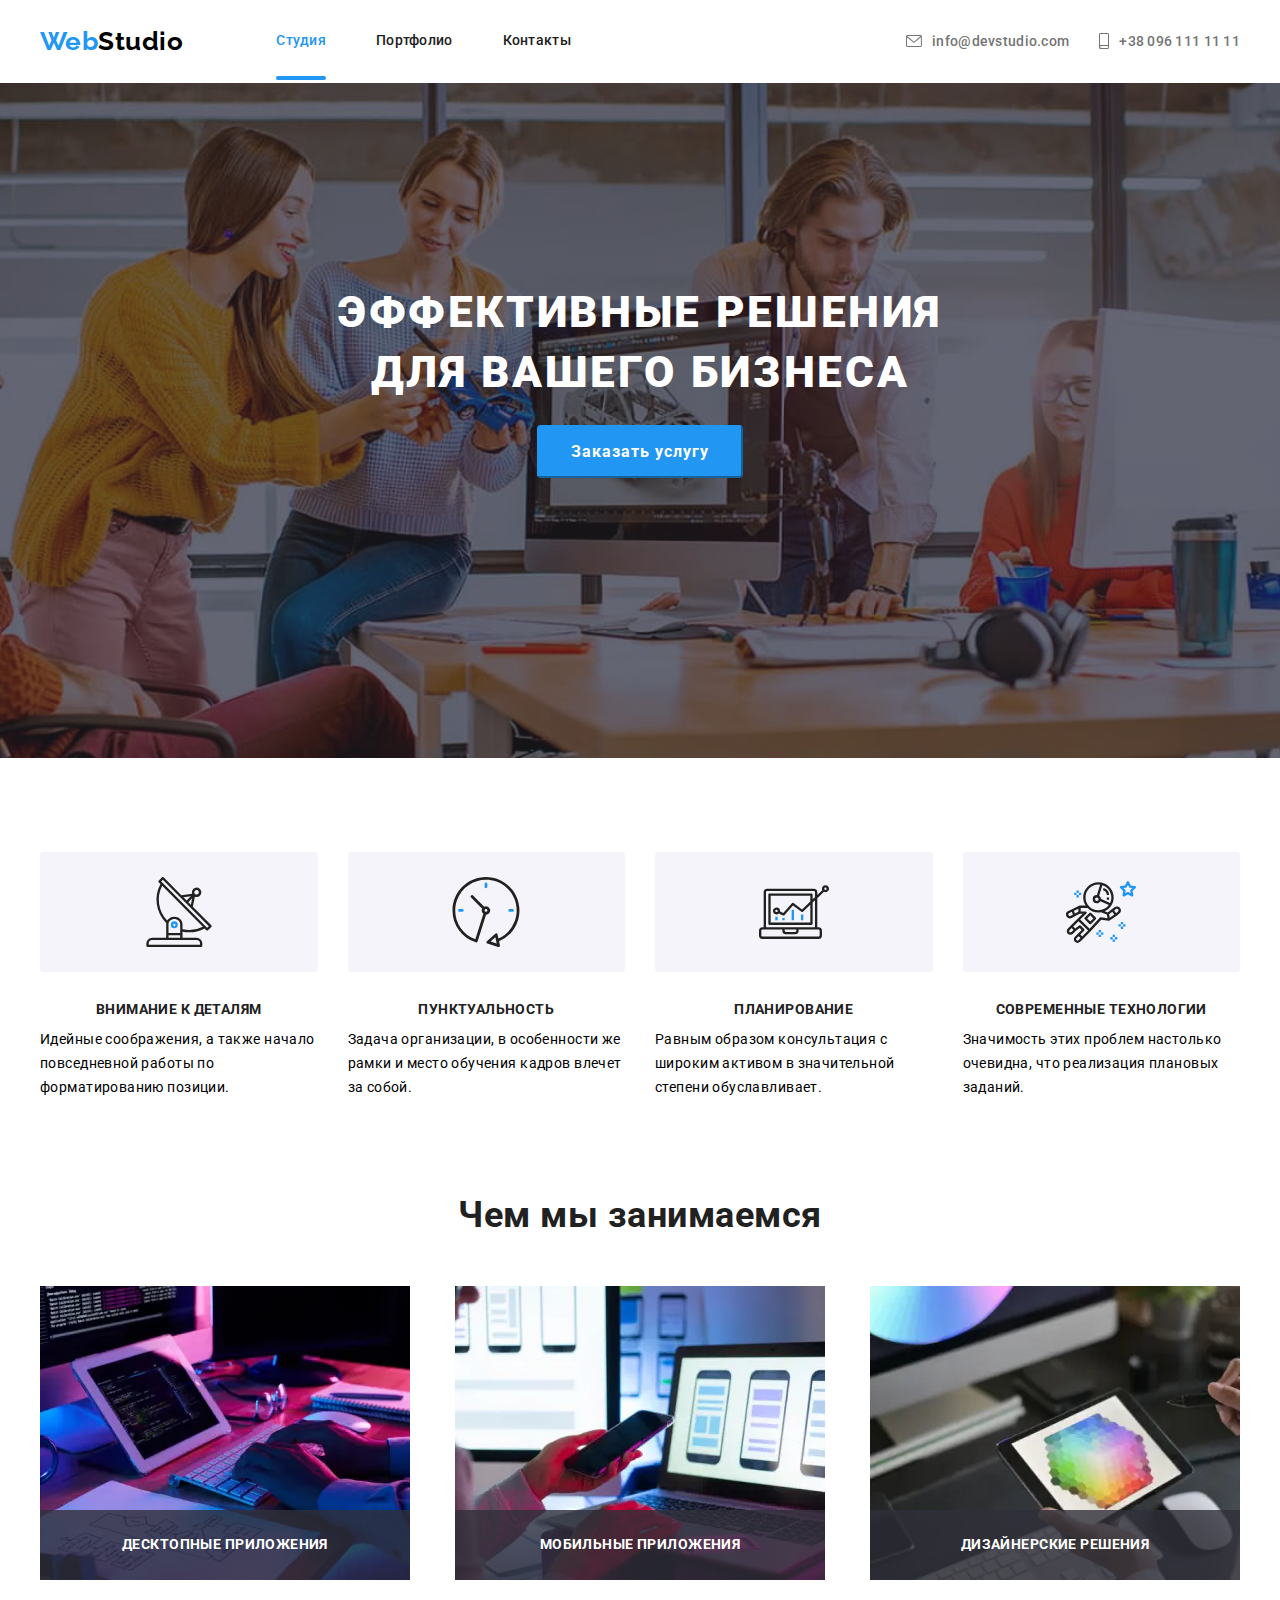
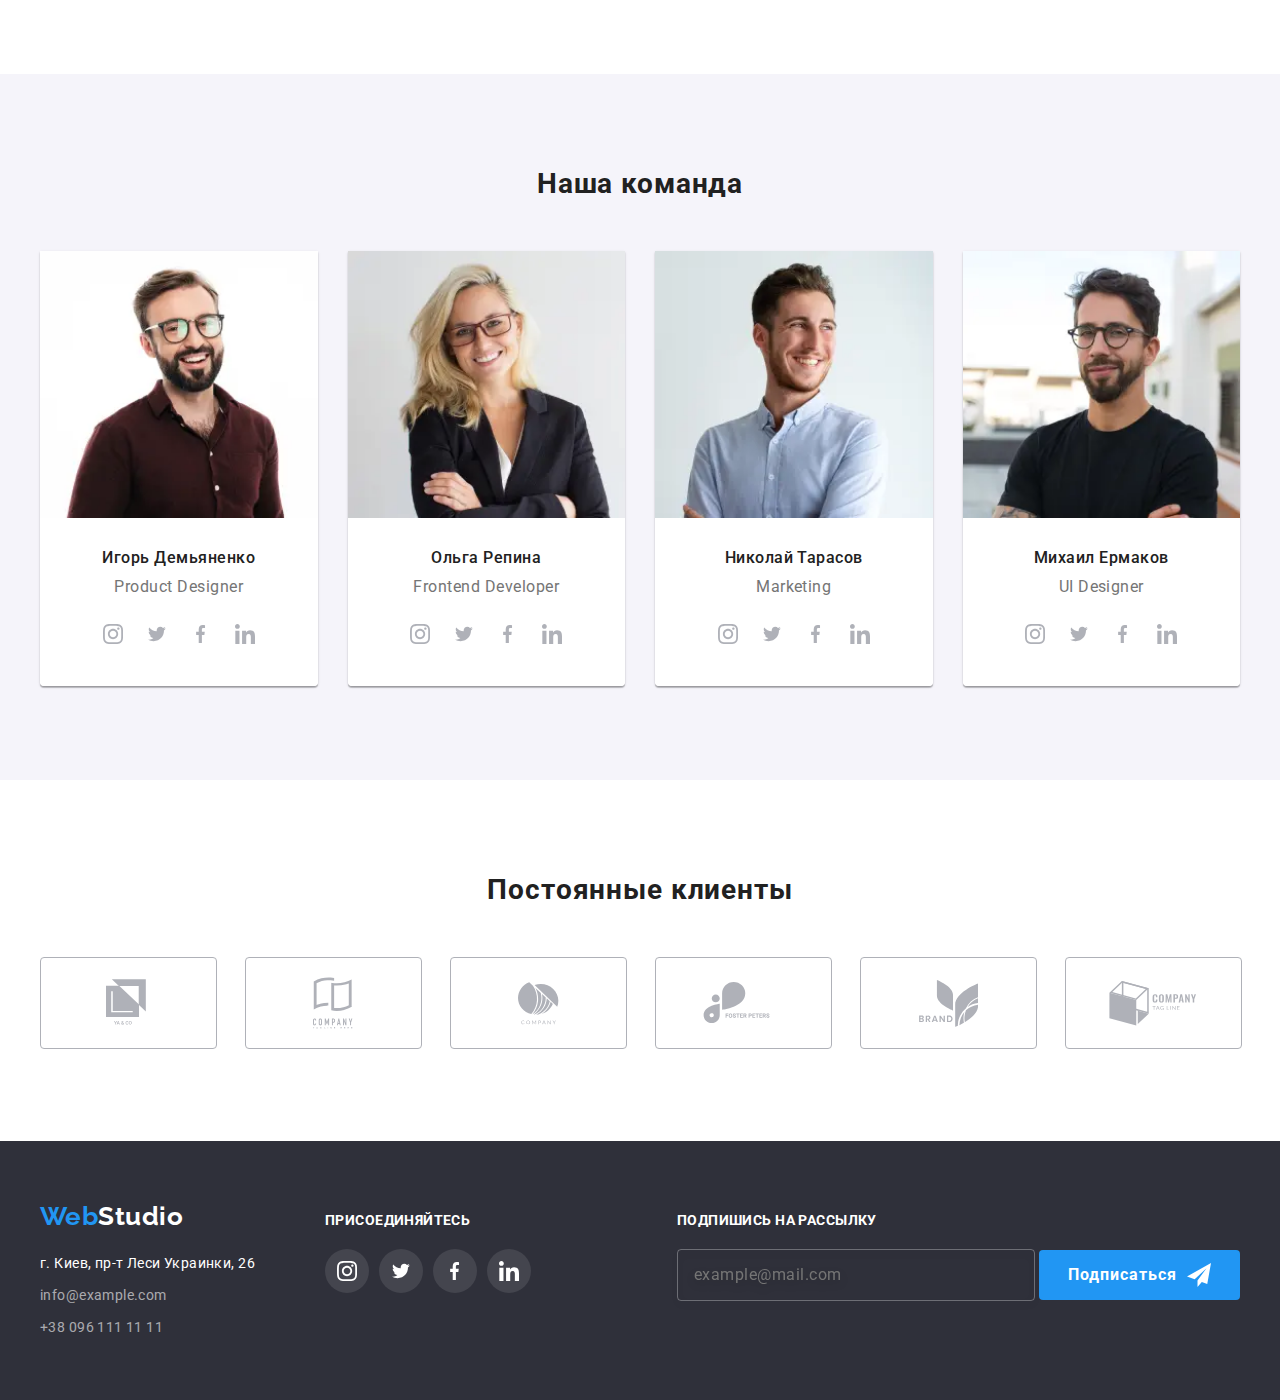
<file: index.html>
<!DOCTYPE html>
<html lang="ru">
  <head>
    <meta charset="UTF-8" />
    <meta name="viewport" content="width=device-width, initial-scale=1.0" />
    <title>Document</title>
    <link rel="preconnect" href="https://fonts.gstatic.com" />
    <link
      href="https://fonts.googleapis.com/css2?family=Oleo+Script&family=Raleway:wght@700&family=Roboto:wght@400;500;700;900&display=swap"
      rel="stylesheet"
    />
    <link rel="stylesheet" href="./css/main.min.css" />
  </head>

  <body>
    <header class="header">
      <div class="header__conteiner">
        <nav class="site-nav">
          <a class="logo logo__head" href="./index.html"
            >Web<span class="logo__head--dark">Studio</span></a
          >
          <button
            class="button"
            type="button"
            aria-expanded="false"
            aria-controls="site-nav__conteiner"
            data-menu-button
          >
            <svg
              width="24"
              height="16"
              aria-label="переключатель мобильного меню"
            >
              <use class="icon-close" href="./images/sprite.svg#close"></use>
              <use class="icon-menu" href="./images/sprite.svg#icon-menu"></use>
            </svg>
          </button>
          <div class="site-nav__conteiner" id="site-nav__conteiner" data-menu>
            <div class="site-nav__box">
              <ul class="site-nav__list">
                <li class="site-nav__items">
                  <a class="site-nav__link" href="./index.html"
                    ><span class="site-nav__link--active">Студия</span></a
                  >
                </li>
                <li class="site-nav__items">
                  <a class="site-nav__link" href="./portfolio.html"
                    >Портфолио</a
                  >
                </li>
                <li class="site-nav__items">
                  <a class="site-nav__link" href="#yakor-saita">Контакты</a>
                </li>
              </ul>
            </div>
            <div class="contact">
              <ul class="contact__list">
                <li class="contact__items">
                  <a class="contact__link" href="mailto:info@devstudio.com">
                    <svg class="contact__mail-icon" width="16" height="12">
                      <use href="./images/sprite.svg#mail"></use>
                    </svg>
                    info@devstudio.com
                  </a>
                </li>
                <li class="contact__items">
                  <a class="contact__link" href="tel:+380961111111">
                    <svg class="contact__phone-icon" width="10" height="16">
                      <use href="./images/sprite.svg#smartphone"></use>
                    </svg>
                    +38 096 111 11 11</a
                  >
                </li>
              </ul>
            </div>
            <div class="community">
              <ul class="community__list">
                <li class="community__items">
                  <a class="community__link" href="">Instagram</a>
                </li>
                <li class="community__items">
                  <a class="community__link" href="">Twitter</a>
                </li>
                <li class="community__items">
                  <a class="community__link" href="">Facebook</a>
                </li>
                <li class="community__items">
                  <a class="community__link" href="">Linkedin</a>
                </li>
              </ul>
            </div>
          </div>
        </nav>
      </div>
    </header>

    <main>
      <section class="hero">
        <div class="hero__conteiner">
          <h1 class="hero__title">Эффективные решения для вашего бизнеса</h1>
          <button class="hero__button" type="button" data-modal-open>
            Заказать услугу
          </button>
        </div>
      </section>

      <section class="warranty">
        <div class="warranty__conteiner">
          <h2 class="visually-hidden">Наши гарантии</h2>
          <ul class="warranty__list">
            <li class="warrantly__items warrantly__items--icon-antenna">
              <h3 class="warranty__plan">Внимание к деталям</h3>
              <p class="warranty__text">
                Идейные соображения, а также начало повседневной работы по
                форматированию позиции.
              </p>
            </li>
            <li class="warrantly__items warrantly__items--icon-clock">
              <h3 class="warranty__plan">Пунктуальность</h3>
              <p class="warranty__text">
                Задача организации, в особенности же рамки и место обучения
                кадров влечет за собой.
              </p>
            </li>
            <li class="warrantly__items warrantly__items--icon-diagramma">
              <h3 class="warranty__plan">Планирование</h3>
              <p class="warranty__text">
                Равным образом консультация с широким активом в значительной
                степени обуславливает.
              </p>
            </li>
            <li class="warrantly__items warrantly__items--icon-astronaut">
              <h3 class="warranty__plan">Современные технологии</h3>
              <p class="warranty__text">
                Значимость этих проблем настолько очевидна, что реализация
                плановых заданий.
              </p>
            </li>
          </ul>
        </div>
      </section>

      <section class="occupation">
        <div class="occupation__conteiner">
          <h2 class="occupation__title">Чем мы занимаемся</h2>
          <ul class="occupation__list">
            <li class="occupation__items">
              <picture>
                <source
                  srcset="
                    ./images/box1/box1.webp    1x,
                    ./images/box1/box1@2x.webp 2x
                  "
                  media="(min-width:1200px)"
                  type="image/webp"
                />
                <source
                  srcset="
                    ./images/box1/box1.jpg    1x,
                    ./images/box1/box1@2x.jpg 2x
                  "
                  media="(min-width:1200px)"
                />
                <img
                  class="occupation__icon"
                  src="./images/box1/box1.jpg"
                  alt="first"
                />
              </picture>
              <div class="occupation__wraper">
                <h3 class="occupation__caption">десктопные приложения</h3>
              </div>
            </li>
            <li class="occupation__items">
              <picture>
                <source
                  srcset="
                    ./images/box2/box2.webp    1x,
                    ./images/box2/box2@2x.webp 2x
                  "
                  media="(min-width:1200px)"
                  type="image/webp"
                />
                <source
                  srcset="
                    ./images/box2/box2.jpg    1x,
                    ./images/box2/box2@2x.jpg 2x
                  "
                  media="(min-width:1200px)"
                />
                <img
                  class="occupation__icon"
                  src="./images/box2/box2.jpg"
                  alt="two"
                />
              </picture>
              <div class="occupation__wraper">
                <h3 class="occupation__caption">мобильные приложения</h3>
              </div>
            </li>
            <li class="occupation__items">
              <picture>
                <source
                  srcset="
                    ./images/box3/box3.webp    1x,
                    ./images/box3/box3@2x.webp 2x
                  "
                  media="(min-width:1200px)"
                  type="image/webp"
                />
                <source
                  srcset="
                    ./images/box3/box3.jpg    1x,
                    ./images/box3/box3@2x.jpg 2x
                  "
                  media="(min-width:1200px)"
                />
                <img
                  class="occupation__icon"
                  src="./images/box3/box3.jpg"
                  alt="three"
                />
              </picture>

              <div class="occupation__wraper">
                <h3 class="occupation__caption">дизайнерские решения</h3>
              </div>
            </li>
          </ul>
        </div>
      </section>

      <section class="team">
        <div class="team__conteiner">
          <h2 class="team__title">Наша команда</h2>
          <ul class="team__list">
            <li class="team__items">
              <picture>
                <source
                  srcset="
                    ./images/team/team-desc/igor/igor.webp    1x,
                    ./images/team/team-desc/igor/igor@2x.webp 2x
                  "
                  media="(min-width:1200px)"
                  type="image/webp"
                />
                <source
                  srcset="
                    ./images/team/team-desc/igor/igor.jpg    1x,
                    ./images/team/team-desc/igor/igor@2x.jpg 2x
                  "
                  media="(min-width:1200px)"
                />
                <source
                  srcset="
                    ./images/team/team-tabl/igor/igor.webp    1x,
                    ./images/team/team-tabl/igor/igor@2x.webp 2x
                  "
                  media="(min-width:768px)"
                  type="image/webp"
                />
                <source
                  srcset="
                    ./images/team/team-tabl/igor/igor.jpg    1x,
                    ./images/team/team-tabl/igor/igor@2x.jpg 2x
                  "
                  media="(min-width:768px)"
                />
                <source
                  srcset="
                    ./images/team/team-mob/igor/igor.webp    1x,
                    ./images/team/team-mob/igor/igor@2x.webp 2x
                  "
                  media="(min-width:320px)"
                  type="image/webp"
                />
                <source
                  srcset="
                    ./images/team/team-mob/igor/igor.jpg    1x,
                    ./images/team/team-mob/igor/igor@2x.jpg 2x
                  "
                  media="(min-width:320px)"
                />
                <img
                  class="team__icon"
                  src="./images/team/team-mob/igor/igor.jpg"
                  alt="igor"
                />
              </picture>
              <div class="team__card">
                <h3 class="team__name">Игорь Демьяненко</h3>
                <p class="team__proff">Product Designer</p>
                <ul class="team__list--team-info">
                  <li class="team__box">
                    <a class="team__block" href="">
                      <svg class="team__link" width="20" height="20">
                        <use href="./images/sprite.svg#instagram"></use>
                      </svg>
                    </a>
                  </li>
                  <li class="team__box">
                    <a class="team__block" href="">
                      <svg class="team__link" width="20" height="16">
                        <use href="./images/sprite.svg#twiter"></use>
                      </svg>
                    </a>
                  </li>
                  <li class="team__box">
                    <a class="team__block" href="">
                      <svg class="team__link" width="10" height="20">
                        <use href="./images/sprite.svg#facebook"></use>
                      </svg>
                    </a>
                  </li>
                  <li class="team__box">
                    <a class="team__block" href="">
                      <svg class="team__link" width="20" height="20">
                        <use href="./images/sprite.svg#linkedin"></use>
                      </svg>
                    </a>
                  </li>
                </ul>
              </div>
            </li>
            <li class="team__items">
              <picture>
                <source
                  srcset="
                    ./images/team/team-desc/olga/olga.webp    1x,
                    ./images/team/team-desc/olga/olga@2x.webp 2x
                  "
                  media="(min-width:1200px)"
                  type="image/webp"
                />
                <source
                  srcset="
                    ./images/team/team-desc/olga/olga.jpg    1x,
                    ./images/team/team-desc/olga/olga@2x.jpg 2x
                  "
                  media="(min-width:1200px)"
                />
                <source
                  srcset="
                    ./images/team/team-tabl/olga/olga.webp    1x,
                    ./images/team/team-tabl/olga/olga@2x.webp 2x
                  "
                  media="(min-width:768px)"
                  type="image/webp"
                />
                <source
                  srcset="
                    ./images/team/team-tabl/olga/olga.jpg    1x,
                    ./images/team/team-tabl/olga/olga@2x.jpg 2x
                  "
                  media="(min-width:768px)"
                />
                <source
                  srcset="
                    ./images/team/team-mob/olga/olga.webp    1x,
                    ./images/team/team-mob/olga/olga@2x.webp 2x
                  "
                  media="(min-width:320px)"
                  type="image/webp"
                />
                <source
                  srcset="
                    ./images/team/team-mob/olga/olga.jpg    1x,
                    ./images/team/team-mob/olga/olga@2x.jpg 2x
                  "
                  media="(min-width:320px)"
                />
                <img
                  class="team__icon"
                  src="./images/team/team-mob/olga/olga.jpg "
                  alt="olga"
                />
              </picture>

              <div class="team__card">
                <h3 class="team__name">Ольга Репина</h3>
                <p class="team__proff">Frontend Developer</p>
                <ul class="team__list--team-info">
                  <li class="team__box">
                    <a class="team__block" href="">
                      <svg class="team__link" width="20" height="20">
                        <use href="./images/sprite.svg#instagram"></use>
                      </svg>
                    </a>
                  </li>
                  <li class="team__box">
                    <a class="team__block" href="">
                      <svg class="team__link" width="20" height="16">
                        <use href="./images/sprite.svg#twiter"></use>
                      </svg>
                    </a>
                  </li>
                  <li class="team__box">
                    <a class="team__block" href="">
                      <svg class="team__link" width="10" height="20">
                        <use href="./images/sprite.svg#facebook"></use>
                      </svg>
                    </a>
                  </li>
                  <li class="team__box">
                    <a class="team__block" href="">
                      <svg class="team__link" width="20" height="20">
                        <use href="./images/sprite.svg#linkedin"></use>
                      </svg>
                    </a>
                  </li>
                </ul>
              </div>
            </li>
            <li class="team__items">
              <picture>
                <source
                  srcset="
                    ./images/team/team-desc/nick/nick.webp    1x,
                    ./images/team/team-desc/nick/nick@2x.webp 2x
                  "
                  media="(min-width:1200px)"
                  type="image/webp"
                />
                <source
                  srcset="
                    ./images/team/team-desc/nick/nick.jpg    1x,
                    ./images/team/team-desc/nick/nick@2x.jpg 2x
                  "
                  media="(min-width:1200px)"
                />
                <source
                  srcset="
                    ./images/team/team-tabl/nick/nick.webp    1x,
                    ./images/team/team-tabl/nick/nick@2x.webp 2x
                  "
                  media="(min-width:768px)"
                  type="image/webp"
                />
                <source
                  srcset="
                    ./images/team/team-tabl/nick/nick.jpg    1x,
                    ./images/team/team-tabl/nick/nick@2x.jpg 2x
                  "
                  media="(min-width:768px)"
                />
                <source
                  srcset="
                    ./images/team/team-mob/nick/nick.webp    1x,
                    ./images/team/team-mob/nick/nick@2x.webp 2x
                  "
                  media="(min-width:320px)"
                  type="image/webp"
                />
                <source
                  srcset="
                    ./images/team/team-mob/nick/nick.jpg    1x,
                    ./images/team/team-mob/nick/nick@2x.jpg 2x
                  "
                  media="(min-width:320px)"
                />
                <img
                  class="team__icon"
                  src="/images/team/team-mob/nick/nick.jpg "
                  alt="nicola"
                />
              </picture>

              <div class="team__card">
                <h3 class="team__name">Николай Тарасов</h3>
                <p class="team__proff">Marketing</p>
                <ul class="team__list--team-info">
                  <li class="team__box">
                    <a class="team__block" href="">
                      <svg class="team__link" width="20" height="20">
                        <use href="./images/sprite.svg#instagram"></use>
                      </svg>
                    </a>
                  </li>
                  <li class="team__box">
                    <a class="team__block" href="">
                      <svg class="team__link" width="20" height="16">
                        <use href="./images/sprite.svg#twiter"></use>
                      </svg>
                    </a>
                  </li>
                  <li class="team__box">
                    <a class="team__block" href="">
                      <svg class="team__link" width="10" height="20">
                        <use href="./images/sprite.svg#facebook"></use>
                      </svg>
                    </a>
                  </li>
                  <li class="team__box">
                    <a class="team__block" href="">
                      <svg class="team__link" width="20" height="20">
                        <use href="./images/sprite.svg#linkedin"></use>
                      </svg>
                    </a>
                  </li>
                </ul>
              </div>
            </li>
            <li class="team__items">
              <picture>
                <source
                  srcset="
                    ./images/team/team-desc/mixa/mixa.webp    1x,
                    ./images/team/team-desc/mixa/mixa@2x.webp 2x
                  "
                  media="(min-width:1200px)"
                  type="image/webp"
                />
                <source
                  srcset="
                    ./images/team/team-desc/mixa/mixa.jpg    1x,
                    ./images/team/team-desc/mixa/mixa@2x.jpg 2x
                  "
                  media="(min-width:1200px)"
                />
                <source
                  srcset="
                    ./images/team/team-tabl/mixa/mixa.webp    1x,
                    ./images/team/team-tabl/mixa/mixa@2x.webp 2x
                  "
                  media="(min-width:768px)"
                  type="image/webp"
                />
                <source
                  srcset="
                    ./images/team/team-tabl/mixa/mixa.jpg    1x,
                    ./images/team/team-tabl/mixa/mixa@2x.jpg 2x
                  "
                  media="(min-width:768px)"
                />
                <source
                  srcset="
                    ./images/team/team-mob/mixa/mixa.webp    1x,
                    ./images/team/team-mob/mixa/mixa@2x.webp 2x
                  "
                  media="(min-width:320px)"
                  type="image/webp"
                />
                <source
                  srcset="
                    ./images/team/team-mob/mixa/mixa.jpg    1x,
                    ./images/team/team-mob/mixa/mixa@2x.jpg 2x
                  "
                  media="(min-width:320px)"
                />
                <img
                  class="team__icon"
                  src="./images/team/team-mob/mixa/mixa.jpg "
                  alt="mikha"
                />
              </picture>
              <div class="team__card">
                <h3 class="team__name">Михаил Ермаков</h3>
                <p class="team__proff">UI Designer</p>
                <ul class="team__list--team-info">
                  <li class="team__box">
                    <a class="team__block" href="">
                      <svg class="team__link" width="20" height="20">
                        <use href="./images/sprite.svg#instagram"></use>
                      </svg>
                    </a>
                  </li>
                  <li class="team__box">
                    <a class="team__block" href="">
                      <svg class="team__link" width="20" height="16">
                        <use href="./images/sprite.svg#twiter"></use>
                      </svg>
                    </a>
                  </li>
                  <li class="team__box">
                    <a class="team__block" href="">
                      <svg class="team__link" width="10" height="20">
                        <use href="./images/sprite.svg#facebook"></use>
                      </svg>
                    </a>
                  </li>
                  <li class="team__box">
                    <a class="team__block" href="">
                      <svg class="team__link" width="20" height="20">
                        <use href="./images/sprite.svg#linkedin"></use>
                      </svg>
                    </a>
                  </li>
                </ul>
              </div>
            </li>
          </ul>
        </div>
      </section>

      <section class="clients">
        <div class="clients__conteiner">
          <h2 class="clients__title">Постоянные клиенты</h2>
          <ul class="clients__list">
            <li class="clients__items">
              <a class="clients__link" href="">
                <svg width="44" height="49">
                  <use href="./images/sprite.svg#logo-1"></use>
                </svg>
              </a>
            </li>
            <li class="clients__items">
              <a class="clients__link" href="">
                <svg width="40" height="52">
                  <use href="./images/sprite.svg#logo-2"></use>
                </svg>
              </a>
            </li>
            <li class="clients__items">
              <a class="clients__link" href="">
                <svg width="41" height="43">
                  <use href="./images/sprite.svg#logo-3"></use>
                </svg>
              </a>
            </li>
            <li class="clients__items">
              <a class="clients__link" href="">
                <svg width="80" height="42">
                  <use href="./images/sprite.svg#logo-4"></use>
                </svg>
              </a>
            </li>
            <li class="clients__items">
              <a class="clients__link" href="">
                <svg width="59" height="47">
                  <use href="./images/sprite.svg#logo-5"></use>
                </svg>
              </a>
            </li>
            <li class="clients__items">
              <a class="clients__link" href="">
                <svg width="88" height="45">
                  <use href="./images/sprite.svg#Object"></use>
                </svg>
              </a>
            </li>
          </ul>
        </div>
      </section>
    </main>

    <footer class="footer">
      <div class="footer__conteiner">
        <div class="footer__info">
          <a class="logo logo__footer" href="./index.html"
            >Web<span class="logo__footer--light">Studio</span></a
          >
          <address class="address" id="yakor-saita">
            <ul class="address__list">
              <li class="address__items">
                <a
                  class="address__link address__link--geolocation"
                  href="https://goo.gl/maps/HwD9BETJEKtcqntC8"
                  >г. Киев, пр-т Леси Украинки, 26</a
                >
              </li>
              <li class="address__items">
                <a
                  class="address__link address__link--mail"
                  href="mailto:info@example.com"
                  >info@example.com</a
                >
              </li>
              <li class="address__items">
                <a
                  class="address__link address__link--mobile"
                  href="tel:+380961111111"
                  >+38 096 111 11 11</a
                >
              </li>
            </ul>
          </address>
        </div>
        <div class="social">
          <h2 class="social__title">присоединяйтесь</h2>
          <ul class="social__list">
            <li class="social__items">
              <a class="social__link" href="">
                <svg class="social__icon" width="20" height="20">
                  <use href="./images/sprite.svg#instagram"></use>
                </svg>
              </a>
            </li>
            <li class="social__items">
              <a class="social__link" href="">
                <svg class="social__icon" width="20" height="16">
                  <use href="./images/sprite.svg#twiter"></use>
                </svg>
              </a>
            </li>
            <li class="social__items">
              <a class="social__link" href="">
                <svg class="social__icon" width="10" height="20">
                  <use href="./images/sprite.svg#facebook"></use>
                </svg>
              </a>
            </li>
            <li class="social__items">
              <a class="social__link" href="">
                <svg class="social__icon" width="20" height="20">
                  <use href="./images/sprite.svg#linkedin"></use>
                </svg>
              </a>
            </li>
          </ul>
        </div>
        <div class="subs">
          <h2 class="subs__title">подпишись на рассылку</h2>
          <form>
            <label>
              <input
                class="subs__input"
                type="email"
                name="email"
                placeholder="example@mail.com"
              />
            </label>
            <button type="submit" class="subs__botton">
              Подписаться
              <svg class="subs_icon" width="24" height="24">
                <use href="./images/sprite.svg#telegram"></use>
              </svg>
            </button>
          </form>
        </div>
      </div>
    </footer>

    <div class="backdrop is-hidden" data-modal>
      <div class="wrapper">
        <div class="modal">
          <button class="modal__button" type="button" data-modal-close>
            <svg class="modal__icon--close" width="11" height="11">
              <use href="./images/sprite.svg#close"></use>
            </svg>
          </button>
          <div class="modal__box">
            <h2 class="modal__title">
              Оставьте свои данные, мы вам перезвоним
            </h2>
            <form class="modal__form" autocomplete="off">
              <label class="modal__label"
                >Имя
                <input class="modal__input" type="text" name="user-name" />
                <svg class="modal__icon" width="18" height="18">
                  <use href="./images/sprite.svg#person-modal"></use>
                </svg>
              </label>
              <label class="modal__label"
                >Телефон
                <input class="modal__input" type="tel" name="user-tel" />
                <svg class="modal__icon" width="18" height="18">
                  <use href="./images/sprite.svg#phone-modal"></use>
                </svg>
              </label>
              <label class="modal__label"
                >Почта
                <input class="modal__input" type="email" name="user-email" />
                <svg class="modal__icon" width="18" height="18">
                  <use href="./images/sprite.svg#emai-modal"></use>
                </svg>
              </label>

              <label class="modal__label">Комментарий</label>
              <textarea
                class="modal__area"
                name="feedback"
                rows="5"
                placeholder="Введите текст"
              ></textarea>

              <div class="checkbox">
                <label class="checkbox__label">
                  <input
                    class="checkbox__input"
                    type="checkbox"
                    name="contract"
                    value="terms"
                  />
                  <span class="checkbox__icon"></span>
                  <span class="checkbox__text"
                    >Соглашаюсь с рассылкой и принимаю</span
                  >
                  <a class="checkbox__link" href="">Условия договора</a>
                </label>
              </div>

              <button class="modal__button--sumbit" type="submit">
                Отправить
              </button>
            </form>
          </div>
        </div>
      </div>
    </div>
    <script src="./js/modal.js"></script>
    <script src="./js/menu.js"></script>
  </body>
</html>
</file>
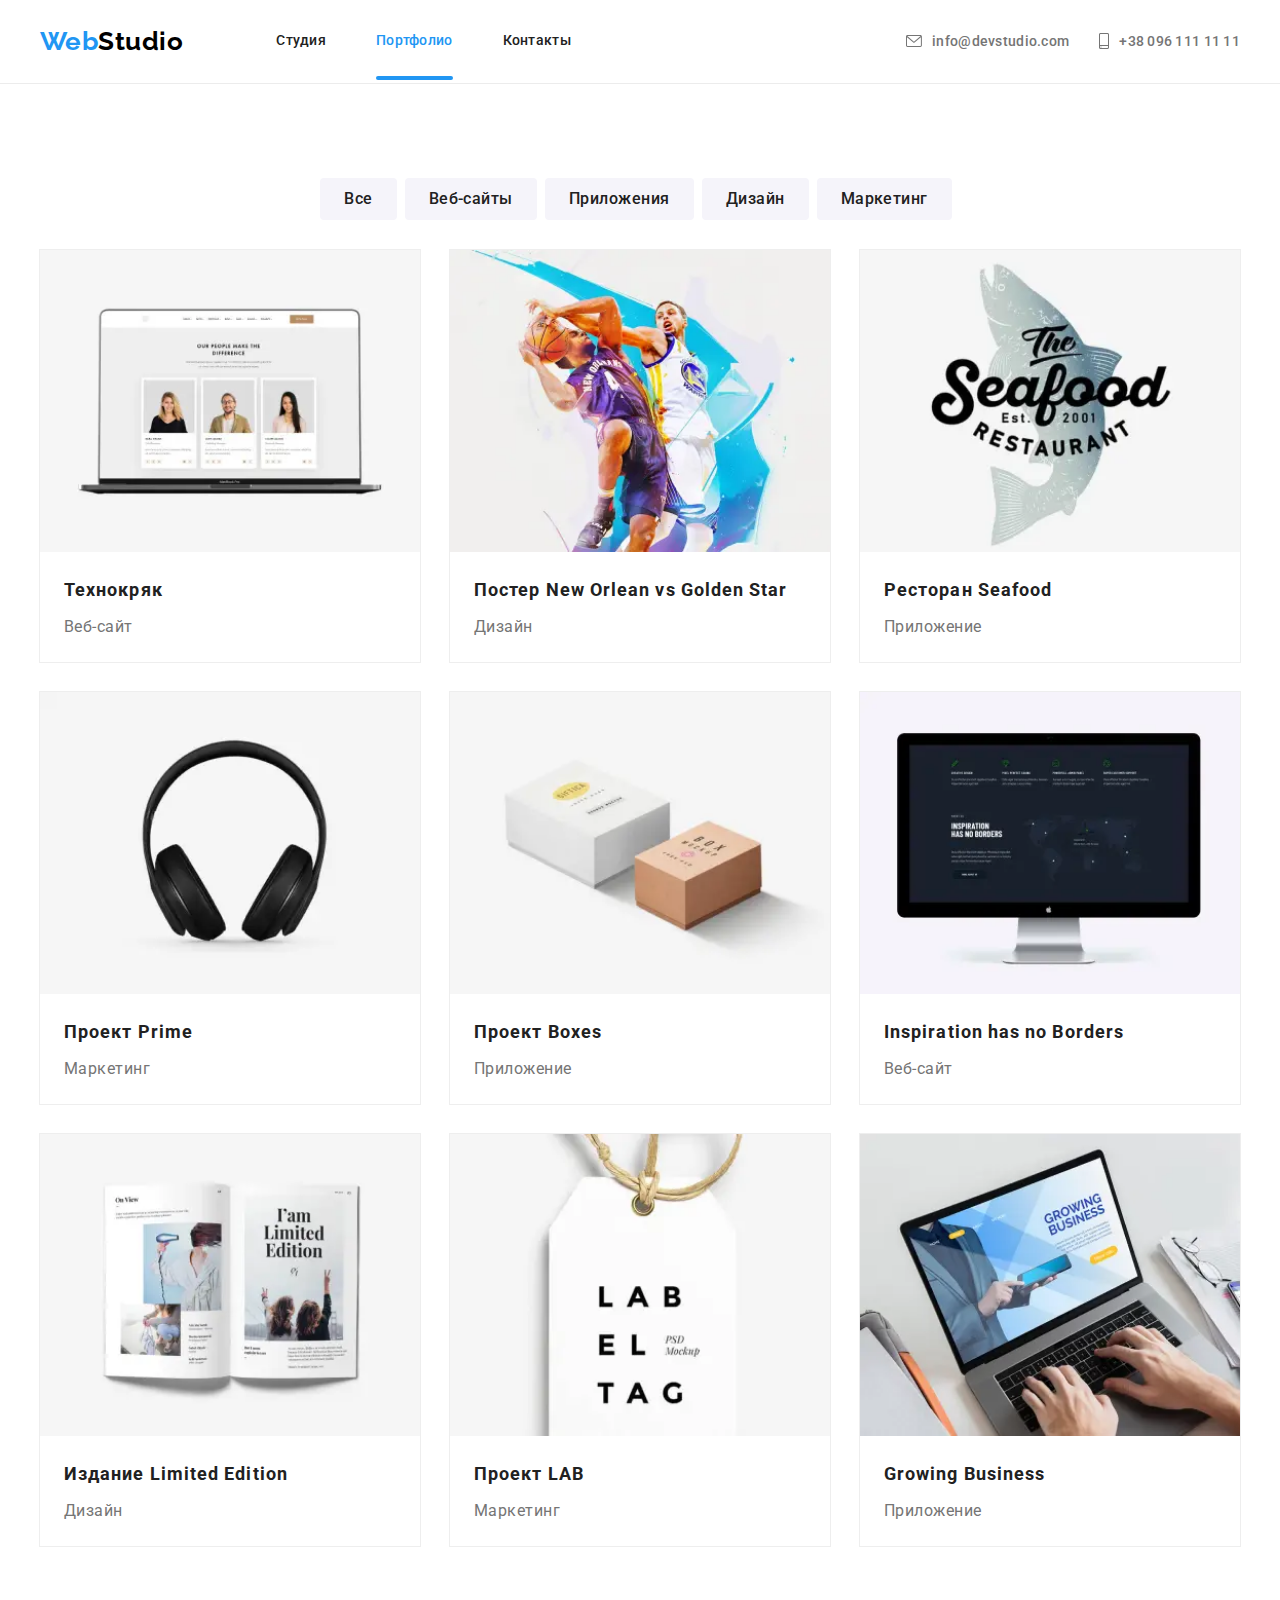
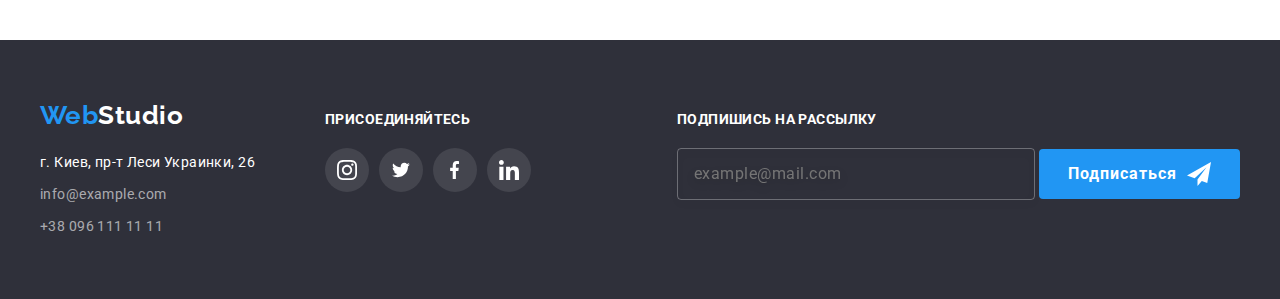
<file: portfolio.html>
<!DOCTYPE html>
<html lang="ru">
  <head>
    <meta charset="UTF-8" />
    <meta name="viewport" content="width=device-width, initial-scale=1.0" />
    <title>Document</title>
    <link rel="preconnect" href="https://fonts.gstatic.com" />
    <link
      href="https://fonts.googleapis.com/css2?family=Oleo+Script&family=Raleway:wght@700&family=Roboto:wght@400;500;700&display=swap"
      rel="stylesheet"
    />
    <link rel="stylesheet" href="./css/main.min.css" />
  </head>
  <body>
    <header class="header">
      <div class="header__conteiner">
        <nav class="site-nav">
          <a class="logo logo__head" href="./index.html"
            >Web<span class="logo__head--dark">Studio</span></a
          >
          <button
            class="button"
            type="button"
            aria-expanded="true"
            aria-controls="site-nav__conteiner"
            data-menu-button
          >
            <svg
              width="24"
              height="16"
              aria-label="переключатель мобильного меню"
            >
              <use class="icon-close" href="./images/sprite.svg#close"></use>
              <use class="icon-menu" href="./images/sprite.svg#icon-menu"></use>
            </svg>
          </button>
          <div class="site-nav__conteiner" id="site-nav__conteiner" data-menu>
            <div class="site-nav__box">
              <ul class="site-nav__list">
                <li class="site-nav__items">
                  <a class="site-nav__link" href="./index.html">Студия</a>
                </li>
                <li class="site-nav__items">
                  <a class="site-nav__link" href="./portfolio.html"
                    ><span class="site-nav__link--active">Портфолио</span>
                  </a>
                </li>
                <li class="site-nav__items">
                  <a class="site-nav__link" href="">Контакты</a>
                </li>
              </ul>
            </div>
            <div class="contact">
              <ul class="contact__list">
                <li class="contact__items">
                  <a class="contact__link" href="mailto:info@devstudio.com">
                    <svg class="contact__mail-icon" width="16" height="12">
                      <use href="./images/sprite.svg#mail"></use>
                    </svg>
                    info@devstudio.com
                  </a>
                </li>
                <li class="contact__items">
                  <a class="contact__link" href="tel:+380961111111">
                    <svg class="contact__phone-icon" width="10" height="16">
                      <use href="./images/sprite.svg#smartphone"></use>
                    </svg>
                    +38 096 111 11 11</a
                  >
                </li>
              </ul>
            </div>
            <div class="community">
              <ul class="community__list">
                <li class="community__items">
                  <a class="community__link" href="">Instagram</a>
                </li>
                <li class="community__items">
                  <a class="community__link" href="">Twiter</a>
                </li>
                <li class="community__items">
                  <a class="community__link" href="">Facebook</a>
                </li>
                <li class="community__items">
                  <a class="community__link" href="">Linkedin</a>
                </li>
              </ul>
            </div>
          </div>
        </nav>
      </div>
    </header>

    <main>
      <section class="filter">
        <div class="filter__conteiner">
          <h1 class="visually-hidden">Фильтра</h1>
          <ul class="filter__list">
            <li class="filter__items">
              <button class="filter__button" type="button">Все</button>
            </li>
            <li class="filter__items">
              <button class="filter__button" type="button">Веб-сайты</button>
            </li>
            <li class="filter__items">
              <button class="filter__button" type="button">Приложения</button>
            </li>
            <li class="filter__items">
              <button class="filter__button" type="button">Дизайн</button>
            </li>
            <li class="filter__items">
              <button class="filter__button" type="button">Маркетинг</button>
            </li>
          </ul>

          <h2 class="visually-hidden">Готовые проекты</h2>
          <ul class="project_list">
            <li class="project__items">
              <a class="project__link" href="">
                <div class="card-overlay">
                  <picture>
                    <source
                      srcset="
                        ./images/portfolio/noyt/noyt-d.webp    1x,
                        ./images/portfolio/noyt/noyt-d@2x.webp 2x
                      "
                      media="(min-width:1200px)"
                      type="image/webp"
                    />
                    <source
                      srcset="
                        ./images/portfolio/noyt/noyt-d.jpg    1x,
                        ./images/portfolio/noyt/noyt-d@2x.jpg 2x
                      "
                      media="(min-width:1200px)"
                    />
                    <source
                      srcset="
                        ./images/portfolio/noyt/noyt-t.webp    1x,
                        ./images/portfolio/noyt/noyt-t@2x.webp 2x
                      "
                      media="(min-width:768px)"
                      type="image/webp"
                    />
                    <source
                      srcset="
                        ./images/portfolio/noyt/noyt-t.jpg    1x,
                        ./images/portfolio/noyt/noyt-t@2x.jpg 2x
                      "
                      media="(min-width:768px)"
                    />
                    <source
                      srcset="
                        ./images/portfolio/noyt/noyt-m.webp    1x,
                        ./images/portfolio/noyt/noyt-m@2x.webp 2x
                      "
                      media="(min-width:320px)"
                      type="image/webp"
                    />
                    <source
                      srcset="
                        ./images/portfolio/noyt/noyt-m.jpg    1x,
                        ./images/portfolio/noyt/noyt-m@2x.jpg 2x
                      "
                      media="(min-width:320px)"
                    />
                    <img
                      class="card-overlay__icon"
                      src="./images/portfolio/noyt/noyt-m.jpg "
                      alt="открытый ноут"
                    />
                  </picture>
                  <div class="card-overlay__position">
                    <p class="card-overlay__text">
                      Технокряк это современная площадка распространения
                      коронавируса. Компании используют эту платформу для
                      цифрового шпионажа и атак на защищённые сервера
                      конкурентов.
                    </p>
                  </div>
                </div>
                <div class="project__box">
                  <h3 class="project__title">Технокряк</h3>
                  <p class="project__text">Веб-сайт</p>
                </div>
              </a>
            </li>
            <li class="project__items">
              <a class="project__link" href="">
                <div class="card-overlay">
                  <picture>
                    <source
                      srcset="
                        ./images/portfolio/basc/basc-d.webp    1x,
                        ./images/portfolio/basc/basc-d@2x.webp 2x
                      "
                      media="(min-width:1200px)"
                      type="image/webp"
                    />
                    <source
                      srcset="
                        ./images/portfolio/basc/basc-d.jpg    1x,
                        ./images/portfolio/basc/basc-d@2x.jpg 2x
                      "
                      media="(min-width:1200px)"
                    />
                    <source
                      srcset="
                        ./images/portfolio/basc/basc-t.webp    1x,
                        ./images/portfolio/basc/basc-t@2x.webp 2x
                      "
                      media="(min-width:768px)"
                      type="image/webp"
                    />
                    <source
                      srcset="
                        ./images/portfolio/basc/basc-t.jpg    1x,
                        ./images/portfolio/basc/basc-t@2x.jpg 2x
                      "
                      media="(min-width:768px)"
                    />
                    <source
                      srcset="
                        ./images/portfolio/basc/basc-m.webp    1x,
                        ./images/portfolio/basc/basc-m@2x.webp 2x
                      "
                      media="(min-width:320px)"
                      type="image/webp"
                    />
                    <source
                      srcset="
                        ./images/portfolio/basc/basc-m.jpg    1x,
                        ./images/portfolio/basc/basc-m@2x.jpg 2x
                      "
                      media="(min-width:320px)"
                    />
                    <img
                      class="card-overlay__icon"
                      src=" ./images/portfolio/basc/basc-m.jpg "
                      alt="два баскетболиста борются за мяч"
                    />
                  </picture>

                  <div class="card-overlay__position">
                    <p class="card-overlay__text">
                      Технокряк это современная площадка распространения
                      коронавируса. Компании используют эту платформу для
                      цифрового шпионажа и атак на защищённые сервера
                      конкурентов.
                    </p>
                  </div>
                </div>
                <div class="project__box">
                  <h3 class="project__title">
                    Постер New Orlean vs Golden Star
                  </h3>
                  <p class="project__text">Дизайн</p>
                </div>
              </a>
            </li>
            <li class="project__items">
              <a class="project__link" href="">
                <div class="card-overlay">
                  <picture>
                    <source
                      srcset="
                        ./images/portfolio/fish/fish-d.webp    1x,
                        ./images/portfolio/fish/fish-d@2x.webp 2x
                      "
                      media="(min-width:1200px)"
                      type="image/webp"
                    />
                    <source
                      srcset="
                        ./images/portfolio/fish/fish-d.jpg    1x,
                        ./images/portfolio/fish/fish-d@2x.jpg 2x
                      "
                      media="(min-width:1200px)"
                    />
                    <source
                      srcset="
                        ./images/portfolio/fish/fish-t.webp    1x,
                        ./images/portfolio/fish/fish-t@2x.webp 2x
                      "
                      media="(min-width:768px)"
                      type="image/webp"
                    />
                    <source
                      srcset="
                        ./images/portfolio/fish/fish-t.jpg    1x,
                        ./images/portfolio/fish/fish-t@2x.jpg 2x
                      "
                      media="(min-width:768px)"
                    />
                    <source
                      srcset="
                        ./images/portfolio/fish/fish-m.webp    1x,
                        ./images/portfolio/fish/fish-m@2x.webp 2x
                      "
                      media="(min-width:320px)"
                      type="image/webp"
                    />
                    <source
                      srcset="
                        ./images/portfolio/fish/fish-m.jpg    1x,
                        ./images/portfolio/fish/fish-m@2x.jpg 2x
                      "
                      media="(min-width:320px)"
                    />
                    <img
                      class="card-overlay__icon"
                      src="./images/portfolio/fish/fish-m.jpg"
                      alt="рыба и надпись"
                    />
                  </picture>
                  <div class="card-overlay__position">
                    <p class="card-overlay__text">
                      Технокряк это современная площадка распространения
                      коронавируса. Компании используют эту платформу для
                      цифрового шпионажа и атак на защищённые сервера
                      конкурентов.
                    </p>
                  </div>
                </div>
                <div class="project__box">
                  <h3 class="project__title">Ресторан Seafood</h3>
                  <p class="project__text">Приложение</p>
                </div>
              </a>
            </li>
            <li class="project__items">
              <a class="project__link" href="">
                <div class="card-overlay">
                  <picture>
                    <source
                      srcset="
                        ./images/portfolio/headphone/headphone-d.webp    1x,
                        ./images/portfolio/headphone/headphone-d@2x.webp 2x
                      "
                      media="(min-width:1200px)"
                      type="image/webp"
                    />
                    <source
                      srcset="
                        ./images/portfolio/headphone/headphone-d.jpg    1x,
                        ./images/portfolio/headphone/headphone-d@2x.jpg 2x
                      "
                      media="(min-width:1200px)"
                    />
                    <source
                      srcset="
                        ./images/portfolio/headphone/headphone-t.webp    1x,
                        ./images/portfolio/headphone/headphone-t@2x.webp 2x
                      "
                      media="(min-width:768px)"
                      type="image/webp"
                    />
                    <source
                      srcset="
                        ./images/portfolio/headphone/headphone-t.jpg    1x,
                        ./images/portfolio/headphone/headphone-t@2x.jpg 2x
                      "
                      media="(min-width:768px)"
                    />
                    <source
                      srcset="
                        ./images/portfolio/headphone/headphone-m.webp    1x,
                        ./images/portfolio/headphone/headphone-m@2x.webp 2x
                      "
                      media="(min-width:320px)"
                      type="image/webp"
                    />
                    <source
                      srcset="
                        ./images/portfolio/headphone/headphone-m.jpg    1x,
                        ./images/portfolio/headphone/headphone-m@2x.jpg 2x
                      "
                      media="(min-width:320px)"
                    />
                    <img
                      class="card-overlay__icon"
                      src="./images/portfolio/headphone/headphone-m.jpg"
                      alt="наушники"
                    />
                  </picture>
                  <div class="card-overlay__position">
                    <p class="card-overlay__text">
                      Технокряк это современная площадка распространения
                      коронавируса. Компании используют эту платформу для
                      цифрового шпионажа и атак на защищённые сервера
                      конкурентов.
                    </p>
                  </div>
                </div>
                <div class="project__box">
                  <h3 class="project__title">Проект Prime</h3>
                  <p class="project__text">Маркетинг</p>
                </div>
              </a>
            </li>
            <li class="project__items">
              <a class="project__link" href="">
                <div class="card-overlay">
                  <picture>
                    <source
                      srcset="
                        ./images/portfolio/box/box-d.webp    1x,
                        ./images/portfolio/box/box-d@2x.webp 2x
                      "
                      media="(min-width:1200px)"
                      type="image/webp"
                    />
                    <source
                      srcset="
                        ./images/portfolio/box/box-d.jpg    1x,
                        ./images/portfolio/box/box-d@2x.jpg 2x
                      "
                      media="(min-width:1200px)"
                    />
                    <source
                      srcset="
                        ./images/portfolio/box/box-t.webp    1x,
                        ./images/portfolio/box/box-t@2x.webp 2x
                      "
                      media="(min-width:768px)"
                      type="image/webp"
                    />
                    <source
                      srcset="
                        ./images/portfolio/box/box-t.jpg    1x,
                        ./images/portfolio/box/box-t@2x.jpg 2x
                      "
                      media="(min-width:768px)"
                    />
                    <source
                      srcset="
                        ./images/portfolio/box/box-m.webp    1x,
                        ./images/portfolio/box/box-m@2x.webp 2x
                      "
                      media="(min-width:320px)"
                      type="image/webp"
                    />
                    <source
                      srcset="
                        ./images/portfolio/box/box-m.jpg    1x,
                        ./images/portfolio/box/box-m@2x.jpg 2x
                      "
                      media="(min-width:320px)"
                    />
                    <img
                      class="card-overlay__icon"
                      src="./images/portfolio/box/box-m.jpg"
                      alt="2 коробки"
                    />
                  </picture>
                  <div class="card-overlay__position">
                    <p class="card-overlay__text">
                      Технокряк это современная площадка распространения
                      коронавируса. Компании используют эту платформу для
                      цифрового шпионажа и атак на защищённые сервера
                      конкурентов.
                    </p>
                  </div>
                </div>
                <div class="project__box">
                  <h3 class="project__title">Проект Boxes</h3>
                  <p class="project__text">Приложение</p>
                </div>
              </a>
            </li>
            <li class="project__items">
              <a class="project__link" href="">
                <div class="card-overlay">
                  <picture>
                    <source
                      srcset="
                        ./images/portfolio/monitor/monitor-d.webp    1x,
                        ./images/portfolio/monitor/monitor-d@2x.webp 2x
                      "
                      media="(min-width:1200px)"
                      type="image/webp"
                    />
                    <source
                      srcset="
                        ./images/portfolio/monitor/monitor-d.jpg    1x,
                        ./images/portfolio/monitor/monitor-d@2x.jpg 2x
                      "
                      media="(min-width:1200px)"
                    />
                    <source
                      srcset="
                        ./images/portfolio/monitor/monitor-t.webp    1x,
                        ./images/portfolio/monitor/monitor-t@2x.webp 2x
                      "
                      media="(min-width:768px)"
                      type="image/webp"
                    />
                    <source
                      srcset="
                        ./images/portfolio/monitor/monitor-t.jpg    1x,
                        ./images/portfolio/monitor/monitor-t@2x.jpg 2x
                      "
                      media="(min-width:768px)"
                    />
                    <source
                      srcset="
                        ./images/portfolio/monitor/monitor-m.webp    1x,
                        ./images/portfolio/monitor/monitor-m@2x.webp 2x
                      "
                      media="(min-width:320px)"
                      type="image/webp"
                    />
                    <source
                      srcset="
                        ./images/portfolio/monitor/monitor-m.jpg    1x,
                        ./images/portfolio/monitor/monitor-m@2x.jpg 2x
                      "
                      media="(min-width:320px)"
                    />
                    <img
                      class="card-overlay__icon"
                      src="./images/portfolio/monitor/monitor-m.jpg "
                      alt="монитор"
                    />
                  </picture>
                  <div class="card-overlay__position">
                    <p class="card-overlay__text">
                      Технокряк это современная площадка распространения
                      коронавируса. Компании используют эту платформу для
                      цифрового шпионажа и атак на защищённые сервера
                      конкурентов.
                    </p>
                  </div>
                </div>
                <div class="project__box">
                  <h3 lang="eu" class="project__title">
                    Inspiration has no Borders
                  </h3>
                  <p class="project__text">Веб-сайт</p>
                </div>
              </a>
            </li>
            <li class="project__items">
              <a class="project__link" href="">
                <div class="card-overlay">
                  <picture>
                    <source
                      srcset="
                        ./images/portfolio/book/book-d.webp    1x,
                        ./images/portfolio/book/book-d@2x.webp 2x
                      "
                      media="(min-width:1200px)"
                      type="image/webp"
                    />
                    <source
                      srcset="
                        ./images/portfolio/book/book-d.jpg    1x,
                        ./images/portfolio/book/book-d@2x.jpg 2x
                      "
                      media="(min-width:1200px)"
                    />
                    <source
                      srcset="
                        ./images/portfolio/book/book-t.webp    1x,
                        ./images/portfolio/book/book-t@2x.webp 2x
                      "
                      media="(min-width:768px)"
                      type="image/webp"
                    />
                    <source
                      srcset="
                        ./images/portfolio/book/book-t.jpg    1x,
                        ./images/portfolio/book/book-t@2x.jpg 2x
                      "
                      media="(min-width:768px)"
                    />
                    <source
                      srcset="
                        ./images/portfolio/book/book-m.webp    1x,
                        ./images/portfolio/book/book-m@2x.webp 2x
                      "
                      media="(min-width:320px)"
                      type="image/webp"
                    />
                    <source
                      srcset="
                        ./images/portfolio/book/book-m.jpg    1x,
                        ./images/portfolio/book/book-m@2x.jpg 2x
                      "
                      media="(min-width:320px)"
                    />
                    <img
                      class="card-overlay__icon"
                      src="./images/portfolio/book/book-m.jpg"
                      alt="открытая книга"
                    />
                  </picture>
                  <div class="card-overlay__position">
                    <p class="card-overlay__text">
                      Технокряк это современная площадка распространения
                      коронавируса. Компании используют эту платформу для
                      цифрового шпионажа и атак на защищённые сервера
                      конкурентов.
                    </p>
                  </div>
                </div>
                <div class="project__box">
                  <h3 class="project__title">Издание Limited Edition</h3>
                  <p class="project__text">Дизайн</p>
                </div>
              </a>
            </li>
            <li class="project__items">
              <a class="project__link" href="">
                <div class="card-overlay">
                  <picture>
                    <source
                      srcset="
                        ./images/portfolio/label/label-d.webp    1x,
                        ./images/portfolio/label/label-d@2x.webp 2x
                      "
                      media="(min-width:1200px)"
                      type="image/webp"
                    />
                    <source
                      srcset="
                        ./images/portfolio/label/label-d.jpg    1x,
                        ./images/portfolio/label/label-d@2x.jpg 2x
                      "
                      media="(min-width:1200px)"
                    />
                    <source
                      srcset="
                        ./images/portfolio/label/label-t.webp    1x,
                        ./images/portfolio/label/label-t@2x.webp 2x
                      "
                      media="(min-width:768px)"
                      type="image/webp"
                    />
                    <source
                      srcset="
                        ./images/portfolio/label/label-t.jpg    1x,
                        ./images/portfolio/label/label-t@2x.jpg 2x
                      "
                      media="(min-width:768px)"
                    />
                    <source
                      srcset="
                        ./images/portfolio/label/label-m.webp    1x,
                        ./images/portfolio/label/label-m@2x.webp 2x
                      "
                      media="(min-width:320px)"
                      type="image/webp"
                    />
                    <source
                      srcset="
                        ./images/portfolio/label/label-m.jpg    1x,
                        ./images/portfolio/label/label-m@2x.jpg 2x
                      "
                      media="(min-width:320px)"
                    />
                    <img
                      class="card-overlay__icon"
                      src="./images/portfolio/label/label-m.jpg"
                      alt="бирка"
                    />
                  </picture>
                  <div class="card-overlay__position">
                    <p class="card-overlay__text">
                      Технокряк это современная площадка распространения
                      коронавируса. Компании используют эту платформу для
                      цифрового шпионажа и атак на защищённые сервера
                      конкурентов.
                    </p>
                  </div>
                </div>
                <div class="project__box">
                  <h3 class="project__title">Проект LAB</h3>
                  <p class="project__text">Маркетинг</p>
                </div>
              </a>
            </li>
            <li class="project__items">
              <a class="project__link" href="">
                <div class="card-overlay">
                  <picture>
                    <source
                      srcset="
                        ./images/portfolio/looptop/looptop-d.webp    1x,
                        ./images/portfolio/looptop/looptop-d@2x.webp 2x
                      "
                      media="(min-width:1200px)"
                      type="image/webp"
                    />
                    <source
                      srcset="
                        ./images/portfolio/looptop/looptop-d.jpg    1x,
                        ./images/portfolio/looptop/looptop-d@2x.jpg 2x
                      "
                      media="(min-width:1200px)"
                    />
                    <source
                      srcset="
                        ./images/portfolio/looptop/looptop-t.webp    1x,
                        ./images/portfolio/looptop/looptop-t@2x.webp 2x
                      "
                      media="(min-width:768px)"
                      type="image/webp"
                    />
                    <source
                      srcset="
                        ./images/portfolio/looptop/looptop-t.jpg    1x,
                        ./images/portfolio/looptop/looptop-t@2x.jpg 2x
                      "
                      media="(min-width:768px)"
                    />
                    <source
                      srcset="
                        ./images/portfolio/looptop/looptop-m.webp    1x,
                        ./images/portfolio/looptop/looptop-m@2x.webp 2x
                      "
                      media="(min-width:320px)"
                      type="image/webp"
                    />
                    <source
                      srcset="
                        ./images/portfolio/looptop/looptop-m.jpg    1x,
                        ./images/portfolio/looptop/looptop-m@2x.jpg 2x
                      "
                      media="(min-width:320px)"
                    />
                    <img
                      class="card-overlay__icon"
                      src="./images/portfolio/looptop/looptop-m.jpg "
                      alt="набирает текст с клавиатуры ноутбука"
                    />
                  </picture>
                  <div class="card-overlay__position">
                    <p class="card-overlay__text">
                      Технокряк это современная площадка распространения
                      коронавируса. Компании используют эту платформу для
                      цифрового шпионажа и атак на защищённые сервера
                      конкурентов.
                    </p>
                  </div>
                </div>
                <div class="project__box">
                  <h3 lang="eu" class="project__title">Growing Business</h3>
                  <p class="project__text">Приложение</p>
                </div>
              </a>
            </li>
          </ul>
        </div>
      </section>
    </main>

    <footer class="footer">
      <div class="footer__conteiner">
        <div class="footer__info">
          <a class="logo logo__footer" href="./index.html"
            >Web<span class="logo__footer--light">Studio</span></a
          >
          <address class="address">
            <ul class="address__list">
              <li class="address__items">
                <a
                  class="address__link address__link--geolocation"
                  href="https://goo.gl/maps/HwD9BETJEKtcqntC8"
                  >г. Киев, пр-т Леси Украинки, 26</a
                >
              </li>
              <li class="address__items">
                <a
                  class="address__link address__link--mail"
                  href="mailto:info@example.com"
                  >info@example.com</a
                >
              </li>
              <li class="address__items">
                <a
                  class="address__link address__link--mobile"
                  href="tel:+380961111111"
                  >+38 096 111 11 11</a
                >
              </li>
            </ul>
          </address>
        </div>
        <div class="social">
          <h2 class="social__title">присоединяйтесь</h2>
          <ul class="social__list">
            <li class="social__items">
              <a class="social__link" href="">
                <svg class="social__icon" width="20" height="20">
                  <use href="./images/sprite.svg#instagram"></use>
                </svg>
              </a>
            </li>
            <li class="social__items">
              <a class="social__link" href="">
                <svg class="social__icon" width="20" height="16">
                  <use href="./images/sprite.svg#twiter"></use>
                </svg>
              </a>
            </li>
            <li class="social__items">
              <a class="social__link" href="">
                <svg class="social__icon" width="10" height="20">
                  <use href="./images/sprite.svg#facebook"></use>
                </svg>
              </a>
            </li>
            <li class="social__items">
              <a class="social__link" href="">
                <svg class="social__icon" width="20" height="20">
                  <use href="./images/sprite.svg#linkedin"></use>
                </svg>
              </a>
            </li>
          </ul>
        </div>
        <div class="subs">
          <h2 class="subs__title">подпишись на рассылку</h2>
          <form>
            <label>
              <input
                class="subs__input"
                type="email"
                name="email"
                placeholder="example@mail.com"
              />
            </label>
            <button type="submit" class="subs__botton">
              Подписаться
              <svg class="subs_icon" width="24" height="24">
                <use href="./images/sprite.svg#telegram"></use>
              </svg>
            </button>
          </form>
        </div>
      </div>
    </footer>
    <script src="./js/menu.js"></script>
  </body>
</html>
</file>
<file: css/main.min.css>
/*! normalize.css v8.0.1 | MIT License | github.com/necolas/normalize.css */html{line-height:1.15;-webkit-text-size-adjust:100%}body{margin:0}main{display:block}h1{font-size:2em;margin:.67em 0}hr{-webkit-box-sizing:content-box;box-sizing:content-box;height:0;overflow:visible}pre{font-family:monospace,monospace;font-size:1em}a{background-color:transparent}abbr[title]{border-bottom:none;text-decoration:underline;-webkit-text-decoration:underline dotted;text-decoration:underline dotted}b,strong{font-weight:bolder}code,kbd,samp{font-family:monospace,monospace;font-size:1em}small{font-size:80%}sub,sup{font-size:75%;line-height:0;position:relative;vertical-align:baseline}sub{bottom:-0.25em}sup{top:-0.5em}img{border-style:none}button,input,optgroup,select,textarea{font-family:inherit;font-size:100%;line-height:1.15;margin:0}button,input{overflow:visible}button,select{text-transform:none}button,[type=button],[type=reset],[type=submit]{-webkit-appearance:button}button::-moz-focus-inner,[type=button]::-moz-focus-inner,[type=reset]::-moz-focus-inner,[type=submit]::-moz-focus-inner{border-style:none;padding:0}button:-moz-focusring,[type=button]:-moz-focusring,[type=reset]:-moz-focusring,[type=submit]:-moz-focusring{outline:1px dotted ButtonText}fieldset{padding:.35em .75em .625em}legend{-webkit-box-sizing:border-box;box-sizing:border-box;color:inherit;display:table;max-width:100%;padding:0;white-space:normal}progress{vertical-align:baseline}textarea{overflow:auto}[type=checkbox],[type=radio]{-webkit-box-sizing:border-box;box-sizing:border-box;padding:0}[type=number]::-webkit-inner-spin-button,[type=number]::-webkit-outer-spin-button{height:auto}[type=search]{-webkit-appearance:textfield;outline-offset:-2px}[type=search]::-webkit-search-decoration{-webkit-appearance:none}::-webkit-file-upload-button{-webkit-appearance:button;font:inherit}details{display:block}summary{display:list-item}template{display:none}[hidden]{display:none}body{background-color:var(--background-main-color);color:var(--primary-text-color);font-family:var(--main-font);font-weight:400;letter-spacing:.03em}body.modal-open{overflow:hidden}ul{list-style:none;padding:0px;margin:0px}a{text-decoration:none}img{display:block}.filter__conteiner,.occupation__conteiner,.footer__conteiner,.clients__conteiner,.team__conteiner,.warranty__conteiner,.header__conteiner,.hero__conteiner{margin-left:auto;margin-right:auto;padding-left:15px;padding-right:15px}@media screen and (min-width: 480px){.filter__conteiner,.occupation__conteiner,.footer__conteiner,.clients__conteiner,.team__conteiner,.warranty__conteiner,.header__conteiner,.hero__conteiner{max-width:480px}}@media screen and (min-width: 768px){.filter__conteiner,.occupation__conteiner,.footer__conteiner,.clients__conteiner,.team__conteiner,.warranty__conteiner,.header__conteiner,.hero__conteiner{max-width:768px}}@media screen and (min-width: 1200px){.filter__conteiner,.occupation__conteiner,.footer__conteiner,.clients__conteiner,.team__conteiner,.warranty__conteiner,.header__conteiner,.hero__conteiner{max-width:1200px}}.header__conteiner{position:relative}@media screen and (min-width: 768px){.footer__conteiner{display:-webkit-box;display:-ms-flexbox;display:flex;-ms-flex-wrap:wrap;flex-wrap:wrap}}@media screen and (min-width: 1200px){.footer__conteiner{-webkit-box-align:baseline;-ms-flex-align:baseline;align-items:baseline}}.occupation__conteiner{max-width:1200px}.logo{color:#2196f3;font-family:Raleway,sans-serif;font-weight:700;font-size:26px;line-height:1.19}.logo__head{display:block;padding:16px 0px}@media screen and (min-width: 768px){.logo__head{padding:26px 0px}}.logo__head--dark{color:#000}.logo__footer{display:block;text-align:center;margin-bottom:20px}@media screen and (min-width: 1200px){.logo__footer{text-align:left}}.logo__footer--light{color:#fff}.site-nav{display:-webkit-box;display:-ms-flexbox;display:flex;-webkit-box-align:center;-ms-flex-align:center;align-items:center;-webkit-box-pack:justify;-ms-flex-pack:justify;justify-content:space-between}.site-nav__conteiner{display:none;position:fixed;top:0;left:0;right:0;bottom:0;z-index:3;width:100%;background-color:#fff}@media screen and (min-width: 768px){.site-nav__conteiner{display:-webkit-box;display:-ms-flexbox;display:flex;position:relative}}@media screen and (max-width: 767px){.site-nav__conteiner.is-open{min-width:320px;display:-webkit-box;display:-ms-flexbox;display:flex;-webkit-box-orient:vertical;-webkit-box-direction:normal;-ms-flex-direction:column;flex-direction:column;-webkit-box-pack:justify;-ms-flex-pack:justify;justify-content:space-between;padding:48px 0px;overflow-y:scroll}}.site-nav__box{padding-left:40px}@media screen and (min-width: 768px){.site-nav__box{margin-bottom:0px;padding:0px;margin-left:88px}}@media screen and (min-width: 768px)and (min-width: 1200px){.site-nav__box{margin-left:93px}}@media screen and (min-width: 768px){.site-nav__list{display:-webkit-box;display:-ms-flexbox;display:flex}}.site-nav__items{margin-bottom:16px}@media screen and (min-width: 480px){.site-nav__items{margin-bottom:32px}}@media screen and (min-width: 768px){.site-nav__items{margin-bottom:0px;margin-right:50px}}.site-nav__items:last-child{margin-bottom:0px}@media screen and (min-width: 768px){.site-nav__items:last-child{margin-right:0px}}.site-nav__link{display:block;-webkit-box-align:center;-ms-flex-align:center;align-items:center;color:#212121;font-family:Roboto,sans-serif;font-weight:500;font-size:30px;line-height:1.56;letter-spacing:.02em;text-decoration:none;-webkit-transition:250ms cubic-bezier(0.4, 0, 0.2, 1);transition:250ms cubic-bezier(0.4, 0, 0.2, 1)}@media screen and (min-width: 480px){.site-nav__link{font-size:40px;line-height:1.175}}@media screen and (min-width: 768px){.site-nav__link{padding-top:32px;padding-bottom:32px;font-weight:500;font-size:14px;line-height:1.14}}@media screen and (min-width: 1200px){.site-nav__link{font-size:14px}}.site-nav__link:hover,.site-nav__link:focus{color:#2196f3}.site-nav__link--active{position:relative;color:#2196f3}@media screen and (min-width: 768px){.site-nav__link--active{padding-top:32px;padding-bottom:32px}}@media screen and (min-width: 768px){.site-nav__link--active::after{display:block;content:"";position:absolute;left:0;bottom:0;width:100%;height:4px;border-radius:2px;background-color:#2196f3}}.button{right:15px;z-index:5;display:inline-block;width:40px;height:40px;margin:0;padding:12px 8px;border:none;background-color:transparent}.button:hover,.button:focus{fill:#2196f3}.button .icon-close{right:15px;display:none;width:19px;height:19px}.button.is-open{position:fixed}.button.is-open .icon-close{display:block}.button.is-open .icon-menu{display:none;width:24px;height:16px}@media screen and (min-width: 767px){.button{display:none}}.contact{padding-left:40px}@media screen and (min-width: 768px){.contact{margin-bottom:0px;padding:21px 0px;margin-left:auto}}@media screen and (min-width: 1200px){.contact{margin-left:auto;padding:0}}.contact__list{display:-webkit-box;display:-ms-flexbox;display:flex;-webkit-box-orient:vertical;-webkit-box-direction:reverse;-ms-flex-direction:column-reverse;flex-direction:column-reverse}@media screen and (min-width: 768px){.contact__list{display:-webkit-box;display:-ms-flexbox;display:flex;-webkit-box-orient:vertical;-webkit-box-direction:normal;-ms-flex-direction:column;flex-direction:column}}@media screen and (min-width: 1200px){.contact__list{-webkit-box-orient:horizontal;-webkit-box-direction:normal;-ms-flex-direction:row;flex-direction:row;-webkit-box-align:center;-ms-flex-align:center;align-items:center}}.contact__items{margin-bottom:16px}@media screen and (min-width: 480px){.contact__items{margin-bottom:32px}}@media screen and (min-width: 768px){.contact__items{margin-bottom:10px}}@media screen and (max-width: 767px){.contact__items:first-child{margin-bottom:0px}}@media screen and (min-width: 768px){.contact__items:last-child{margin-bottom:0px}}@media screen and (min-width: 1200px){.contact__items:last-child{margin-right:0px}}@media screen and (min-width: 1200px){.contact__items{margin-bottom:0px;margin-right:30px}}.contact__link{display:-webkit-box;display:-ms-flexbox;display:flex;-webkit-box-align:center;-ms-flex-align:center;align-items:center;font-family:Roboto,sans-serif;color:#757575;font-weight:500;font-size:24px;line-height:1.16;letter-spacing:.02em;-webkit-transition:250ms cubic-bezier(0.4, 0, 0.2, 1);transition:250ms cubic-bezier(0.4, 0, 0.2, 1)}@media screen and (min-width: 480px){.contact__link{font-size:34px;line-height:1.17}}@media screen and (min-width: 768px){.contact__link{font-size:12px}}@media screen and (min-width: 1200px){.contact__link{padding-top:32px;padding-bottom:32px;font-size:14px}}.contact__link:hover,.contact__link:focus{color:#2196f3}.contact__mail-icon,.contact__phone-icon{margin-right:10px;fill:currentColor}@media screen and (max-width: 767px){.contact__mail-icon,.contact__phone-icon{display:none}}.community{padding-left:40px}@media screen and (min-width: 767px){.community{display:none}}.community__list{display:-webkit-box;display:-ms-flexbox;display:flex;-ms-flex-wrap:wrap;flex-wrap:wrap}.community__items{border-right:1px solid rgba(33,33,33,.2);margin-right:10px}.community__items:last-child{margin-right:0px;border-right:none}.community__link{padding-right:10px;-webkit-transform:rotate(90deg);transform:rotate(90deg);font-family:Roboto,sans-serif;font-weight:500;font-size:12px;line-height:1.83;letter-spacing:.02em;color:#2196f3}@media screen and (min-width: 480px){.community__link{font-size:18px;line-height:1.22}}.hero{padding-top:118px;padding-bottom:198px;background-color:#2f303a;background-image:-webkit-gradient(linear, left top, right top, from(rgba(47, 48, 58, 0.4)), to(rgba(47, 48, 58, 0.4))),url(../images/hero/mob/img480x400.jpg);background-image:linear-gradient(to right, rgba(47, 48, 58, 0.4), rgba(47, 48, 58, 0.4)),url(../images/hero/mob/img480x400.jpg);background-repeat:no-repeat;background-position:center;background-size:cover}@media screen and (min-device-pixel-ratio: 2),screen and (-webkit-min-device-pixel-ratio: 2),screen and (min-resolution: 192dpi),screen and (min-resolution: 2dppx){.hero{background-image:-webkit-gradient(linear, left top, right top, from(rgba(47, 48, 58, 0.4)), to(rgba(47, 48, 58, 0.4))),url(../images/hero/mob/img960x800.jpg);background-image:linear-gradient(to right, rgba(47, 48, 58, 0.4), rgba(47, 48, 58, 0.4)),url(../images/hero/mob/img960x800.jpg)}}@media screen and (min-width: 768px){.hero{background-image:-webkit-gradient(linear, left top, right top, from(rgba(47, 48, 58, 0.4)), to(rgba(47, 48, 58, 0.4))),url(../images/hero/tab/img768x400.jpg);background-image:linear-gradient(to right, rgba(47, 48, 58, 0.4), rgba(47, 48, 58, 0.4)),url(../images/hero/tab/img768x400.jpg)}}@media screen and (min-width: 768px)and (min-device-pixel-ratio: 2),screen and (min-width: 768px)and (-webkit-min-device-pixel-ratio: 2),screen and (min-width: 768px)and (min-resolution: 192dpi),screen and (min-width: 768px)and (min-resolution: 2dppx){.hero{background-image:-webkit-gradient(linear, left top, right top, from(rgba(47, 48, 58, 0.4)), to(rgba(47, 48, 58, 0.4))),url(../images/hero/tab/img1536x800.jpg);background-image:linear-gradient(to right, rgba(47, 48, 58, 0.4), rgba(47, 48, 58, 0.4)),url(../images/hero/tab/img1536x800.jpg)}}@media screen and (min-width: 1200px){.hero{max-width:1600px;margin-left:auto;margin-right:auto;padding-top:200px;padding-bottom:280px;background-image:-webkit-gradient(linear, left top, right top, from(rgba(47, 48, 58, 0.4)), to(rgba(47, 48, 58, 0.4))),url(../images/hero/des/Img1600x600.jpg);background-image:linear-gradient(to right, rgba(47, 48, 58, 0.4), rgba(47, 48, 58, 0.4)),url(../images/hero/des/Img1600x600.jpg)}}@media screen and (min-width: 1200px)and (min-device-pixel-ratio: 2),screen and (min-width: 1200px)and (-webkit-min-device-pixel-ratio: 2),screen and (min-width: 1200px)and (min-resolution: 192dpi),screen and (min-width: 1200px)and (min-resolution: 2dppx){.hero{background-image:-webkit-gradient(linear, left top, right top, from(rgba(47, 48, 58, 0.4)), to(rgba(47, 48, 58, 0.4))),url(../images/hero/des/Img3200x1200.jpg);background-image:linear-gradient(to right, rgba(47, 48, 58, 0.4), rgba(47, 48, 58, 0.4)),url(../images/hero/des/Img3200x1200.jpg)}}.hero__title{margin-left:auto;margin-right:auto;margin-top:0px;margin-bottom:22px;max-width:360px;color:#fff;font-family:Roboto,sans-serif;font-weight:900;font-size:26px;line-height:1.61;text-align:center;letter-spacing:.06em;text-transform:uppercase}@media screen and (min-width: 1200px){.hero__title{max-width:696px;font-size:44px;line-height:1.36}}.hero__button{padding:10px 32px;min-width:200px;margin:0 auto;line-height:1.86;display:-webkit-box;display:-ms-flexbox;display:flex;letter-spacing:.06em;border-radius:4px;border-color:#2196f3;color:#fff;background-color:#2196f3;font-family:Roboto,sans-serif;font-weight:700;font-size:16px;-webkit-box-align:center;-ms-flex-align:center;align-items:center;text-align:center;cursor:pointer}.hero__button:hover,.hero__button:focus{-webkit-box-shadow:0px 4px 4px rgba(0,0,0,.15);box-shadow:0px 4px 4px rgba(0,0,0,.15)}.warranty{padding-top:60px;padding-bottom:60px}@media screen and (min-width: 1200px){.warranty{padding-top:94px;padding-bottom:94px}}@media screen and (min-width: 768px){.warranty__list{display:-webkit-box;display:-ms-flexbox;display:flex}}@media screen and (max-width: 1199px){.warranty__list{-ms-flex-wrap:wrap;flex-wrap:wrap}}.warranty__plan{margin-top:0px;margin-bottom:10px;color:#212121;font-family:Roboto,sans-serif;font-weight:700;font-size:14px;line-height:1.14;letter-spacing:.03em;text-transform:uppercase;text-align:center}.warranty__text{margin:0px;font-family:Roboto,sans-serif;font-size:14px;line-height:1.71;letter-spacing:.03em}.visually-hidden{position:absolute;clip:rect(1px 1px 1px 1px);margin:0px}.warrantly__items{margin-bottom:30px}@media screen and (max-width: 767px){.warrantly__items{width:100%}}@media screen and (min-width: 768px){.warrantly__items{-ms-flex-preferred-size:calc((100% - 1 * 30px)/2);flex-basis:calc((100% - 1 * 30px)/2);margin-right:30px}.warrantly__items:nth-child(n+3){margin-bottom:0px}}@media screen and (max-width: 1199px){.warrantly__items:nth-child(2n+2){margin-right:0px}}@media screen and (min-width: 1200px){.warrantly__items{-ms-flex-preferred-size:calc((100% - 3 * 30px)/4);flex-basis:calc((100% - 3 * 30px)/4);margin-bottom:0px}.warrantly__items:last-child{margin-right:0px}}.warrantly__items::before{content:"";display:block;height:120px;background-repeat:no-repeat;background-position:center;background-color:#f5f4fa;border-radius:4px;margin-bottom:30px}.warrantly__items--icon-antenna::before{background-image:url(../images/antenna.svg)}.warrantly__items--icon-clock::before{background-image:url(../images/clock.svg)}.warrantly__items--icon-diagramma::before{background-image:url(../images/diagram.svg)}.warrantly__items--icon-astronaut::before{background-image:url(../images/astronaut.svg)}.occupation{padding-bottom:94px}@media screen and (max-width: 1199px){.occupation{display:none}}.occupation__title{margin:0px;margin-bottom:50px;color:#212121;font-family:Roboto,sans-serif;font-weight:700;font-size:36px;line-height:1.17;text-align:center}.occupation__list{display:-webkit-box;display:-ms-flexbox;display:flex;-webkit-box-pack:justify;-ms-flex-pack:justify;justify-content:space-between}.occupation__items{position:relative;display:block;max-width:370px;height:294px;z-index:-1;line-height:0px}.occupation__icon{display:block;width:100%}.occupation__wraper{position:absolute;display:-webkit-box;display:-ms-flexbox;display:flex;-webkit-box-pack:center;-ms-flex-pack:center;justify-content:center;-webkit-box-align:center;-ms-flex-align:center;align-items:center;height:70px;min-width:100%;bottom:0;background:rgba(47,48,58,.8)}.occupation__caption{margin:0px;font-family:Roboto,sans-serif;font-weight:700;font-size:14px;line-height:1.14;text-align:center;letter-spacing:.03em;text-transform:uppercase;color:#fff}.team{padding-top:60px;padding-bottom:60px;background-color:#f5f4fa}@media screen and (min-width: 1200px){.team{padding-top:94px;padding-bottom:94px}}.team__title{margin:0px;margin-bottom:30px;color:#212121;font-family:Roboto,sans-serif;font-weight:700;font-size:28px;line-height:1.17;letter-spacing:.03em;text-align:center}@media screen and (min-width: 1200px){.team__title{margin-bottom:50px}}.team__list{width:100%}@media screen and (min-width: 768px){.team__list{margin-right:-30px;display:-webkit-box;display:-ms-flexbox;display:flex;-ms-flex-wrap:wrap;flex-wrap:wrap}}.team__items{margin-bottom:30px;line-height:0px;-webkit-box-shadow:0px 1px 3px rgba(0,0,0,.12),0px 1px 1px rgba(0,0,0,.14),0px 2px 1px rgba(0,0,0,.2);box-shadow:0px 1px 3px rgba(0,0,0,.12),0px 1px 1px rgba(0,0,0,.14),0px 2px 1px rgba(0,0,0,.2);border-radius:0px 0px 4px 4px}@media screen and (min-width: 768px){.team__items{-ms-flex-preferred-size:calc((100% - 1 * 30px)/2);flex-basis:calc((100% - 1 * 30px)/2);margin-right:30px}}@media screen and (min-width: 1200px){.team__items{-ms-flex-preferred-size:calc((100% - 3 * 30px)/4);flex-basis:calc((100% - 3 * 30px)/4);margin-bottom:0px}}@media screen and (max-width: 1199px){.team__items:nth-child(2n+2){margin-right:0px}}@media screen and (max-width: 767px){.team__items:last-child{margin-bottom:0px}}@media screen and (min-width: 1200px){.team__items:last-child{margin-right:0px}}.team__icon{display:block;width:100%}.team__card{padding:30px 32px;border-radius:0px 0px 4px 4px;background-color:#fff}.team__name{margin-top:0px;margin-bottom:10px;color:#212121;font-family:Roboto,sans-serif;font-weight:500;font-size:16px;line-height:1.19;letter-spacing:.03em;text-align:center}.team__proff{margin-top:0px;margin-bottom:16px;color:#757575;font-family:Roboto,sans-serif;font-size:16px;line-height:1.19;letter-spacing:.03em;text-align:center}.team__list--team-info{display:-webkit-box;display:-ms-flexbox;display:flex;-webkit-box-pack:center;-ms-flex-pack:center;justify-content:center}.team__box{width:44px;height:44px}.team__block{display:-webkit-box;display:-ms-flexbox;display:flex;width:100%;height:100%;-webkit-box-pack:center;-ms-flex-pack:center;justify-content:center;-webkit-box-align:center;-ms-flex-align:center;align-items:center;border-radius:50%;margin-right:10px;fill:#afb1b8}.team__block:hover,.team__block:focus{background-color:#2196f3;fill:#fff}.clients{padding-top:60px;padding-bottom:60px}@media screen and (min-width: 1200px){.clients{padding-top:94px;padding-bottom:94px}}.clients__title{margin-top:0px;margin-bottom:30px;font-family:Roboto,sans-serif;font-weight:700;font-size:28px;line-height:1.17;letter-spacing:.03em;text-align:center;color:#212121}@media screen and (min-width: 1200px){.clients__title{margin-bottom:50px}}.clients__list{display:-webkit-inline-box;display:-ms-inline-flexbox;display:inline-flex;-ms-flex-wrap:wrap;flex-wrap:wrap;margin-right:-30px;width:100%}.clients__items{margin-right:30px;margin-bottom:30px;width:calc((100% - 1 * 30px)/2);height:90px}@media screen and (min-width: 768px){.clients__items{width:calc((100% - 2 * 30px)/3)}}@media screen and (min-width: 1200px){.clients__items{width:calc((100% - 5 * 30px)/6);margin-bottom:0px}}@media screen and (max-width: 767px){.clients__items:nth-child(2n+2){margin-right:0px}}@media screen and (min-width: 768px){.clients__items:nth-child(n+4){margin-bottom:0px}}@media screen and (min-width: 768px){.clients__items:nth-child(3n+3){margin-right:0px}}@media screen and (min-width: 1200px){.clients__items:nth-child(3n+3){margin-right:30px}}@media screen and (min-width: 1200px){.clients__items:last-child{margin-right:0px}}.clients__link{display:-webkit-box;display:-ms-flexbox;display:flex;width:100%;height:100%;-webkit-box-pack:center;-ms-flex-pack:center;justify-content:center;-webkit-box-align:center;-ms-flex-align:center;align-items:center;border:1px solid #afb1b8;border-radius:4px;fill:#afb1b8}.clients__link:hover,.clients__link:focus{fill:#2196f3;border:1px solid #2196f3}.footer{background-color:#2f303a;padding-top:60px;padding-bottom:60px}@media screen and (min-width: 1200px){.footer{max-width:1600px;margin-left:auto;margin-right:auto}}@media screen and (min-width: 768px){.footer__info{margin-left:76px}}@media screen and (min-width: 1200px){.footer__info{margin-right:70px;margin-left:0px}}.address{text-align:center;font-style:inherit;margin-bottom:60px}@media screen and (min-width: 1200px){.address{text-align:left;margin-bottom:0px}}.address__items{margin-bottom:8px}.address__items:last-child{margin-bottom:0px}.address__link{display:inline-block;color:rgba(255,255,255,.6);font-family:Roboto,sans-serif;font-weight:400;font-size:14px;line-height:1.71;text-align:center;letter-spacing:.03em;text-decoration:none}.address__link:hover,.address__link:focus{color:#2196f3;-webkit-transition:250ms cubic-bezier(0.4, 0, 0.2, 1);transition:250ms cubic-bezier(0.4, 0, 0.2, 1)}.address__link--geolocation{color:#fff}.social{text-align:center;margin-bottom:60px}@media screen and (min-width: 768px){.social{margin-left:165px}}@media screen and (min-width: 1200px){.social{margin-left:0px;margin-bottom:0px}}.social__title{margin-top:0px;margin-bottom:20px;font-family:Roboto,sans-serif;font-weight:700;font-size:14px;line-height:1.14;letter-spacing:.03em;text-transform:uppercase;text-align:center;color:#fff}@media screen and (min-width: 1200px){.social__title{text-align:left}}.social__list{display:-webkit-box;display:-ms-flexbox;display:flex;-webkit-box-pack:center;-ms-flex-pack:center;justify-content:center}.social__items{margin-right:10px;width:44px;height:44px}.social__link{display:-webkit-box;display:-ms-flexbox;display:flex;width:100%;height:100%;-webkit-box-pack:center;-ms-flex-pack:center;justify-content:center;-webkit-box-align:center;-ms-flex-align:center;align-items:center;border-radius:50%;background-color:rgba(255,255,255,.1);fill:#fff;-webkit-transition:250ms cubic-bezier(0.4, 0, 0.2, 1);transition:250ms cubic-bezier(0.4, 0, 0.2, 1)}.social__link:hover,.social__link:focus{background-color:#2196f3}.subs{text-align:center}@media screen and (min-width: 768px){.subs{margin-left:auto;margin-right:auto}}@media screen and (min-width: 1200px){.subs{margin-right:0px;text-align:left}}.subs_icon{margin-left:10px}.subs__title{margin-top:0px;margin-bottom:20px;font-family:Roboto,sans-serif;font-weight:700;font-size:14px;line-height:1.14;letter-spacing:.03em;text-transform:uppercase;color:#fff}.subs__input{-webkit-box-sizing:border-box;box-sizing:border-box;min-width:100%;margin-bottom:20px;padding-top:15px;padding-bottom:15px;padding-left:16px;background-color:transparent;border:1px solid rgba(255,255,255,.3);box-sizing:border-box;-webkit-filter:drop-shadow(0px 4px 4px rgba(0, 0, 0, 0.15));filter:drop-shadow(0px 4px 4px rgba(0, 0, 0, 0.15));border-radius:4px;font-family:Roboto,sans-serif;font-weight:400;font-size:16px;line-height:1.25;-webkit-box-align:center;-ms-flex-align:center;align-items:center;letter-spacing:.03em;color:rgba(255,255,255,.6)}@media screen and (min-width: 1200px){.subs__input{min-width:358px}}.subs__input:hover,.subs__input:focus{outline:#2196f3;border:1px solid #2196f3;-webkit-transition:250ms cubic-bezier(0.4, 0, 0.2, 1);transition:250ms cubic-bezier(0.4, 0, 0.2, 1)}.subs__botton{padding:10px 29px;line-height:1.88;display:-webkit-inline-box;display:-ms-inline-flexbox;display:inline-flex;border:none;border-radius:4px;border-color:#2196f3;color:#fff;background-color:#2196f3;font-family:Roboto,sans-serif;font-weight:700;font-size:16px;letter-spacing:.06em;-webkit-box-align:center;-ms-flex-align:center;align-items:center;text-align:center;cursor:pointer}.subs__botton:hover,.subs__botton:focus{-webkit-box-shadow:0px 4px 4px rgba(0,0,0,.15);box-shadow:0px 4px 4px rgba(0,0,0,.15)}.backdrop{position:fixed;overflow:auto;top:0;left:0;max-width:100%;height:100%;background-color:rgba(0,0,0,.2);-webkit-transition:opacity 400ms cubic-bezier(0.4, 0, 0.2, 1),visibility 400ms cubic-bezier(0.4, 0, 0.2, 1);transition:opacity 400ms cubic-bezier(0.4, 0, 0.2, 1),visibility 400ms cubic-bezier(0.4, 0, 0.2, 1)}@media screen and (max-width: 767px){.backdrop{display:-webkit-box;display:-ms-flexbox;display:flex;width:100%;-webkit-box-pack:center;-ms-flex-pack:center;justify-content:center;z-index:10}}@media screen and (min-width: 767px){.backdrop{width:100%;left:50%;top:50%;-webkit-transform:translate(-50%, -50%) translateX(0%) scale(1);transform:translate(-50%, -50%) translateX(0%) scale(1);z-index:3}}.is-hidden{display:none;visibility:hidden;pointer-events:none}.is-hidden .modal{-webkit-transform:translate(-50%, -50%) translateX(-150%) scale(0.3);transform:translate(-50%, -50%) translateX(-150%) scale(0.3);opacity:0}@media screen and (max-width: 767px){.wrapper{padding-right:15px;padding-left:15px;padding-top:93px;padding-bottom:94px;overflow-y:scroll}}.modal{position:relative;width:100%;max-height:609px;background-color:#fff;-webkit-box-shadow:0px 1px 3px rgba(0,0,0,.12),0px 1px 1px rgba(0,0,0,.14),0px 2px 1px rgba(0,0,0,.2);box-shadow:0px 1px 3px rgba(0,0,0,.12),0px 1px 1px rgba(0,0,0,.14),0px 2px 1px rgba(0,0,0,.2);border-radius:4px}@media screen and (max-width: 767px){.modal{-webkit-box-sizing:content-box;box-sizing:content-box;max-width:450px}}@media screen and (min-width: 768px){.modal{position:absolute;width:450px;left:50%;top:50%;-webkit-transform:translate(-50%, -50%) translateX(0%) scale(1);transform:translate(-50%, -50%) translateX(0%) scale(1);opacity:1;-webkit-transition:opacity 400ms cubic-bezier(0.4, 0, 0.2, 1),scale 400ms cubic-bezier(0.4, 0, 0.2, 1),-webkit-transform 400ms cubic-bezier(0.4, 0, 0.2, 1);transition:opacity 400ms cubic-bezier(0.4, 0, 0.2, 1),scale 400ms cubic-bezier(0.4, 0, 0.2, 1),-webkit-transform 400ms cubic-bezier(0.4, 0, 0.2, 1);transition:transform 400ms cubic-bezier(0.4, 0, 0.2, 1),opacity 400ms cubic-bezier(0.4, 0, 0.2, 1),scale 400ms cubic-bezier(0.4, 0, 0.2, 1);transition:transform 400ms cubic-bezier(0.4, 0, 0.2, 1),opacity 400ms cubic-bezier(0.4, 0, 0.2, 1),scale 400ms cubic-bezier(0.4, 0, 0.2, 1),-webkit-transform 400ms cubic-bezier(0.4, 0, 0.2, 1);z-index:5}}@media screen and (min-width: 1200px){.modal{position:absolute;top:50%;left:50%;-webkit-transform:translate(-50%, -50%) translateX(0%) scale(1);transform:translate(-50%, -50%) translateX(0%) scale(1);opacity:1;-webkit-transition:opacity 400ms cubic-bezier(0.4, 0, 0.2, 1),scale 400ms cubic-bezier(0.4, 0, 0.2, 1),-webkit-transform 400ms cubic-bezier(0.4, 0, 0.2, 1);transition:opacity 400ms cubic-bezier(0.4, 0, 0.2, 1),scale 400ms cubic-bezier(0.4, 0, 0.2, 1),-webkit-transform 400ms cubic-bezier(0.4, 0, 0.2, 1);transition:transform 400ms cubic-bezier(0.4, 0, 0.2, 1),opacity 400ms cubic-bezier(0.4, 0, 0.2, 1),scale 400ms cubic-bezier(0.4, 0, 0.2, 1);transition:transform 400ms cubic-bezier(0.4, 0, 0.2, 1),opacity 400ms cubic-bezier(0.4, 0, 0.2, 1),scale 400ms cubic-bezier(0.4, 0, 0.2, 1),-webkit-transform 400ms cubic-bezier(0.4, 0, 0.2, 1);z-index:3;max-width:528px;min-height:581px;overflow:hidden}}.modal__button{position:absolute;top:8px;right:8px;display:-webkit-box;display:-ms-flexbox;display:flex;margin-left:auto;-webkit-box-pack:center;-ms-flex-pack:center;justify-content:center;-webkit-box-align:center;-ms-flex-align:center;align-items:center;width:30px;height:30px;border-radius:50%;border:1px solid rgba(0,0,0,.1);-webkit-box-sizing:border-box;box-sizing:border-box;background-color:#fff;cursor:pointer}.modal__button:hover,.modal__button:focus{fill:#2196f3;outline:none;-webkit-transition:250ms cubic-bezier(0.4, 0, 0.2, 1);transition:250ms cubic-bezier(0.4, 0, 0.2, 1)}.modal__box{display:block;padding:40px;max-width:370px;background-color:#fff}.modal__title{margin-top:0px;margin-bottom:12px;max-width:100%;font-family:Roboto,sans-serif;font-weight:700;font-size:20px;line-height:1.15;text-align:center;letter-spacing:.03em;color:#212121}.modal__form{display:-webkit-box;display:-ms-flexbox;display:flex;-webkit-box-orient:vertical;-webkit-box-direction:normal;-ms-flex-direction:column;flex-direction:column}.modal__label{position:relative;display:inline-block;margin-bottom:10px;font-family:Roboto,sans-serif;font-weight:400;font-size:12px;line-height:1.17;letter-spacing:.01em;color:#757575}.modal__label:hover .modal__icon{fill:#2196f3;-webkit-transition:250ms cubic-bezier(0.4, 0, 0.2, 1);transition:250ms cubic-bezier(0.4, 0, 0.2, 1)}.modal__label:hover .modal__input{border:1px solid #2196f3;-webkit-transition:250ms cubic-bezier(0.4, 0, 0.2, 1);transition:250ms cubic-bezier(0.4, 0, 0.2, 1)}.modal__input{-webkit-box-sizing:border-box;box-sizing:border-box;margin-top:4px;padding-left:42px;height:40px;width:100%;max-width:370px;border:1px solid rgba(33,33,33,.2);border-radius:4px}.modal__input:hover,.modal__input:focus{border:1px solid #2196f3;outline:#2196f3;-webkit-transition:250ms cubic-bezier(0.4, 0, 0.2, 1);transition:250ms cubic-bezier(0.4, 0, 0.2, 1)}.modal__input:focus+.modal__icon,.modal__input:hover+.modal__icon{fill:#2196f3;outline-color:#2196f3;-webkit-transition:250ms cubic-bezier(0.4, 0, 0.2, 1);transition:250ms cubic-bezier(0.4, 0, 0.2, 1)}.modal__icon{position:absolute;top:50%;left:15px;fill:#212121}.modal__area{display:-webkit-box;display:-ms-flexbox;display:flex;padding:12px 16px;margin-bottom:20px;max-width:370px;height:120px;border:1px solid rgba(33,33,33,.2);border-radius:4px;overflow:auto;resize:none;-webkit-box-sizing:border-box;box-sizing:border-box}.modal__area:focus,.modal__area:hover{border:1px solid #2196f3;outline:#2196f3;-webkit-transition:250ms cubic-bezier(0.4, 0, 0.2, 1);transition:250ms cubic-bezier(0.4, 0, 0.2, 1)}.modal__area::-webkit-input-placeholder{font-family:Roboto,sans-serif;font-weight:400;font-size:12px;line-height:1.17;letter-spacing:.01em;color:rgba(117,117,117,.5)}.modal__area::-moz-placeholder{font-family:Roboto,sans-serif;font-weight:400;font-size:12px;line-height:1.17;letter-spacing:.01em;color:rgba(117,117,117,.5)}.modal__area:-ms-input-placeholder{font-family:Roboto,sans-serif;font-weight:400;font-size:12px;line-height:1.17;letter-spacing:.01em;color:rgba(117,117,117,.5)}.modal__area::-ms-input-placeholder{font-family:Roboto,sans-serif;font-weight:400;font-size:12px;line-height:1.17;letter-spacing:.01em;color:rgba(117,117,117,.5)}.modal__area::placeholder{font-family:Roboto,sans-serif;font-weight:400;font-size:12px;line-height:1.17;letter-spacing:.01em;color:rgba(117,117,117,.5)}.modal__button--sumbit{min-width:200px;padding:10px 55px;margin:0 auto;background-color:#2196f3;color:#fff;border-color:transparent;-webkit-box-shadow:0px 4px 4px rgba(0,0,0,.15);box-shadow:0px 4px 4px rgba(0,0,0,.15);border-radius:4px;font-family:Roboto,sans-serif;font-weight:700;font-size:16px;line-height:1.88;-webkit-transition:250ms cubic-bezier(0.4, 0, 0.2, 1);transition:250ms cubic-bezier(0.4, 0, 0.2, 1);cursor:pointer}.modal__button--sumbit:hover,.modal__button--sumbit:focus{background-color:#188ce8}.checkbox{display:-webkit-box;display:-ms-flexbox;display:flex;-webkit-box-pack:center;-ms-flex-pack:center;justify-content:center;width:100%;max-width:370px;margin-bottom:30px}.checkbox__label{display:-webkit-box;display:-ms-flexbox;display:flex;-webkit-box-align:center;-ms-flex-align:center;align-items:center;font-family:Roboto,sans-serif;font-weight:400;font-size:10px;line-height:1.16;letter-spacing:.02em;color:#757575}@media screen and (min-width: 480px){.checkbox__label{font-size:12px;line-height:1.16}}.checkbox__icon{width:10px;height:8px;margin-right:8px;border:2px solid #212121;border-radius:2px}@media screen and (min-width: 380px){.checkbox__icon{width:15px;height:15px}}.checkbox__input{position:absolute;width:1px;height:1px;margin:-1px;padding:0;overflow:hidden;border:0;clip:rect(0 0 0 0)}.checkbox__input:checked+.checkbox__icon{border-color:#2196f3;background-color:#2196f3;background-image:url(../images/whitecheck.svg);background-size:contain;background-origin:border-box}.checkbox__input:focus+.checkbox__icon,.checkbox__input:hover+.checkbox__icon{border-color:#2196f3}.checkbox__input:checked:focus+.checkbox__icon{background-image:url(../images/whitecheck.svg);-webkit-transition:250ms cubic-bezier(0.4, 0, 0.2, 1);transition:250ms cubic-bezier(0.4, 0, 0.2, 1)}.checkbox__link{color:#2196f3;font-family:Roboto,sans-serif;font-size:10px;line-height:1.16;letter-spacing:.02em;text-decoration:underline;margin-left:3px}@media screen and (min-width: 480px){.checkbox__link{font-size:12px;line-height:1.16}}@media screen and (max-width: 767px){.checkbox__link{width:100%}}.filter{padding-top:60px;padding-bottom:60px;border-top:1px solid #ececec}@media screen and (min-width: 1200px){.filter{padding-top:94px;padding-bottom:94px}}.filter__list{display:-webkit-box;display:-ms-flexbox;display:flex;-ms-flex-wrap:wrap;flex-wrap:wrap;margin-top:0px;margin-bottom:40px}@media screen and (min-width: 768px){.filter__list{margin-bottom:30px;-webkit-box-pack:center;-ms-flex-pack:center;justify-content:center}}.filter__items{margin-bottom:15px;margin-right:8px}@media screen and (min-width: 768px){.filter__items{margin-bottom:0px}}.filter__button{padding:6px 22px;border-radius:4px;border-color:transparent;color:#212121;background-color:#f5f4fa;font-family:Roboto,sans-serif;font-weight:500;font-size:16px;line-height:1.62;text-align:center;letter-spacing:.03em;-webkit-transition:250ms cubic-bezier(0.4, 0, 0.2, 1);transition:250ms cubic-bezier(0.4, 0, 0.2, 1)}.filter__button:hover,.filter__button:focus{color:#fff;outline:none;background-color:#2196f3;cursor:pointer;-webkit-box-shadow:0px 1px 1px rgba(0,0,0,.12),0px 4px 4px rgba(0,0,0,.06),1px 4px 6px rgba(0,0,0,.16);box-shadow:0px 1px 1px rgba(0,0,0,.12),0px 4px 4px rgba(0,0,0,.06),1px 4px 6px rgba(0,0,0,.16)}.visually-hidden{position:absolute;clip:rect(1px 1px 1px 1px);margin:0px}@media screen and (min-width: 768px){.project_list{display:-webkit-box;display:-ms-flexbox;display:flex;-ms-flex-wrap:wrap;flex-wrap:wrap;margin-right:-30px}}.project__items{display:block;margin-bottom:30px;outline:1px solid #eee;line-height:0px;background-color:#fff;-webkit-transition:250ms cubic-bezier(0.4, 0, 0.2, 1);transition:250ms cubic-bezier(0.4, 0, 0.2, 1)}@media screen and (min-width: 768px){.project__items{margin-right:30px;-ms-flex-preferred-size:calc(100%/2 - 30px);flex-basis:calc(100%/2 - 30px)}}@media screen and (min-width: 1200px){.project__items{-ms-flex-preferred-size:calc(100%/3 - 30px);flex-basis:calc(100%/3 - 30px);margin-right:30px}.project__items:nth-child(3n){margin-right:0px}.project__items:nth-last-child(-n+3){margin-bottom:0px}}@media screen and (max-width: 1199px){.project__items:nth-child(2n+2){margin-right:0px}}@media screen and (min-width: 768px){.project__items:last-child{margin-bottom:0px;margin-right:0px}}.project__link{display:block;text-decoration:none}.project__link:hover,.project__link:focus{-webkit-box-shadow:0px 1px 1px rgba(0,0,0,.12),0px 4px 4px rgba(0,0,0,.06),1px 4px 6px rgba(0,0,0,.16);box-shadow:0px 1px 1px rgba(0,0,0,.12),0px 4px 4px rgba(0,0,0,.06),1px 4px 6px rgba(0,0,0,.16)}.project__link:hover .card-overlay__position,.project__link:focus .card-overlay__position{-webkit-transform:translateY(0);transform:translateY(0)}.project__box{padding:20px 24px}.project__title{margin-top:0px;margin-bottom:0px;font-family:Roboto,sans-serif;color:#212121;font-weight:700;font-size:18px;line-height:2;letter-spacing:.06em}.project__text{margin-top:4px;margin-bottom:0px;font-family:Roboto,sans-serif;color:#757575;font-size:16px;line-height:1.88}.card-overlay{position:relative;overflow:hidden}.card-overlay__icon{display:block;width:100%}.card-overlay__position{position:absolute;top:0;left:0;max-width:100%;height:100%;background-color:rgba(33,150,243,.9);-webkit-transform:translateY(calc(100% + 1px));transform:translateY(calc(100% + 1px));-webkit-transition:-webkit-transform 250ms cubic-bezier(0.4, 0, 0.2, 1);transition:-webkit-transform 250ms cubic-bezier(0.4, 0, 0.2, 1);transition:transform 250ms cubic-bezier(0.4, 0, 0.2, 1);transition:transform 250ms cubic-bezier(0.4, 0, 0.2, 1), -webkit-transform 250ms cubic-bezier(0.4, 0, 0.2, 1)}.card-overlay__text{margin:0px;padding:24px 24px;font-family:Roboto,sans-serif;font-weight:400;font-size:15px;line-height:1.87;letter-spacing:.03em;color:#fff}@media screen and (min-width: 480px){.card-overlay__text{padding:77px 24px;font-size:18px;line-height:1.55}}@media screen and (min-width: 768px){.card-overlay__text{padding:49px 24px}}/*# sourceMappingURL=main.min.css.map */
</file>
